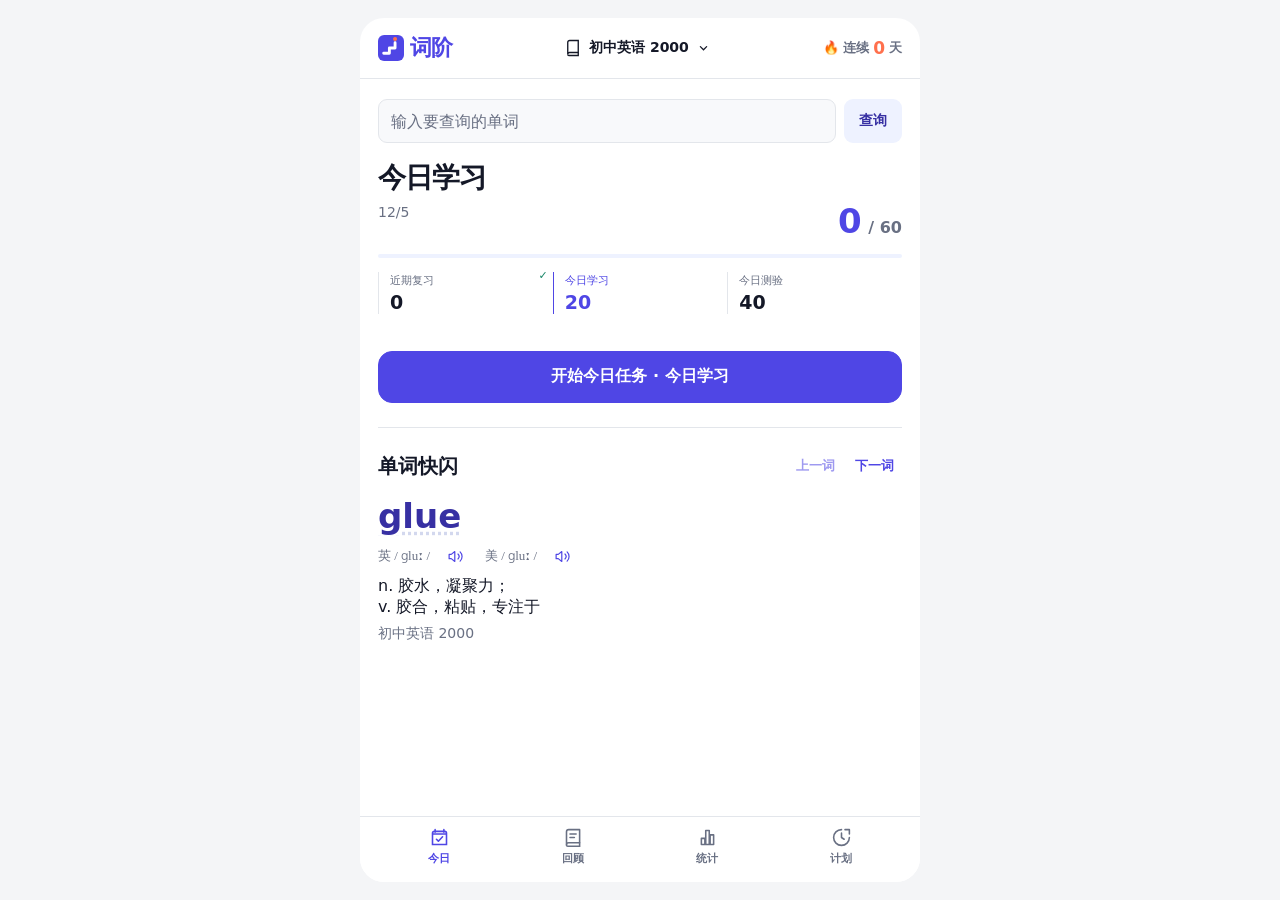
<file: index.html>
<!doctype html>
<html lang="zh-CN">
<head>
  <meta charset="utf-8">
  <meta name="viewport" content="width=device-width,initial-scale=1,viewport-fit=cover">
  <meta name="referrer" content="no-referrer">
  <meta name="theme-color" content="#f4f5f7">
  <meta name="description" content="词阶：每天复习、学习、测验，进度保存在本机。">
  <title>词阶 · 每日单词学习</title>
  <link rel="icon" type="image/svg+xml" href="favicon.svg">
  <style>
    :root {
      --bg: #f4f5f7;
      --surface: #ffffff;
      --surface-2: #f8f9fb;
      --ink: #141827;
      --muted: #697083;
      --line: #e3e6eb;
      --guide: #d3d8ee;
      --accent: #4f46e5;
      --accent-dark: #3730a3;
      --accent-soft: #eef2ff;
      --focus: rgba(79,70,229,.3);
      --coral: #ff704d;
      --coral-soft: #fff0eb;
      --green: #158466;
      --green-soft: #e7f7f1;
      --red: #d93d55;
      --red-soft: #fff0f2;
      --shadow: 0 12px 30px rgba(28, 33, 48, .08), 0 2px 8px rgba(28, 33, 48, .05);
      --page-gutter: 18px;
      --main-bottom-padding: calc(92px + env(safe-area-inset-bottom));
      --section-indent: 11px;
      --section-scroll-offset: max(12px, env(safe-area-inset-top));
      --nav-height: calc(66px + env(safe-area-inset-bottom));
      --nav-offset: 0px;
      --actions-bottom: calc(var(--nav-height) + var(--nav-offset));
      font-family: Inter, "SF Pro Text", "PingFang SC", "Microsoft YaHei", system-ui, sans-serif;
      color-scheme: light;
    }

    * { box-sizing: border-box; }
    html { background: var(--bg); }
    body {
      margin: 0;
      min-width: 320px;
      min-height: 100vh;
      min-height: 100dvh;
      background: var(--bg);
      color: var(--ink);
      -webkit-font-smoothing: antialiased;
      -webkit-tap-highlight-color: transparent;
    }

    button, input, select { font: inherit; }
    button { color: inherit; }
    button:focus-visible, input:focus-visible, select:focus-visible, summary:focus-visible {
      outline: 2px solid var(--focus);
      outline-offset: 2px;
    }

    .app {
      display: flex;
      flex-direction: column;
      width: min(100%, 560px);
      min-height: 100vh;
      min-height: 100dvh;
      margin: 0 auto;
      background: var(--surface);
      position: relative;
    }

    .header {
      display: grid;
      grid-template-columns: auto minmax(0, 1fr) auto;
      align-items: center;
      gap: 10px;
      min-height: 61px;
      padding: max(8px, env(safe-area-inset-top)) var(--page-gutter) 8px;
      border-bottom: 1px solid var(--line);
    }

    .brand {
      display: inline-flex;
      align-items: center;
      gap: 6px;
      color: var(--accent);
      font-size: 22px;
      line-height: 1;
      font-weight: 800;
      letter-spacing: -.04em;
    }
    .brand img {
      flex: 0 0 auto;
      width: 26px;
      height: 26px;
    }

    .book-switch {
      display: inline-flex;
      align-items: center;
      justify-content: center;
      gap: 7px;
      min-width: 0;
      min-height: 44px;
      padding: 0 11px;
      border: 0;
      border-radius: 12px;
      background: transparent;
      cursor: pointer;
    }
    .book-switch:hover { background: var(--surface-2); }
    .book-switch svg { flex: none; }
    .book-switch span {
      overflow: hidden;
      color: var(--ink);
      font-size: 14px;
      font-weight: 650;
      text-overflow: ellipsis;
      white-space: nowrap;
    }

    .streak {
      display: inline-flex;
      align-items: center;
      gap: 4px;
      min-width: max-content;
      color: var(--muted);
      font-size: 13px;
      font-weight: 650;
    }
    .streak b { color: var(--coral); font-size: 17px; }

    main {
      flex: 1;
      min-width: 0;
      padding: 20px var(--page-gutter) var(--main-bottom-padding);
    }

    .screen { animation: enter .18s ease-out both; }
    @keyframes enter { from { opacity: .25; transform: translateY(5px); } }

    .eyebrow {
      margin: 0 0 5px;
      color: var(--accent);
      font-size: 12px;
      font-weight: 800;
      letter-spacing: .12em;
      text-transform: uppercase;
    }
    h1, h2, h3, p { margin-top: 0; }
    h1 { margin-bottom: 6px; font-size: 28px; line-height: 1.2; letter-spacing: -.03em; }
    h2 { margin-bottom: 6px; font-size: 20px; line-height: 1.3; }
    .sub { color: var(--muted); font-size: 14px; line-height: 1.65; }

    .today-head {
      display: flex;
      align-items: flex-end;
      justify-content: space-between;
      gap: 16px;
      margin-bottom: 16px;
    }
    .today-number { display: flex; align-items: baseline; gap: 8px; }
    .today-number { font-variant-numeric: tabular-nums; }
    .today-number strong { color: var(--accent); font-size: 34px; line-height: 1; letter-spacing: -.04em; }
    .today-number span { color: var(--muted); font-size: 16px; font-weight: 650; }
    .completion { color: var(--muted); font-size: 13px; font-weight: 650; }

    .progress-track {
      height: 4px;
      margin-bottom: 14px;
      overflow: hidden;
      border-radius: 99px;
      background: var(--accent-soft);
    }
    .progress-fill {
      width: 0;
      height: 100%;
      border-radius: inherit;
      background: var(--accent);
      transition: width .3s ease-out;
    }

    .stage-rail {
      display: grid;
      grid-template-columns: repeat(3, minmax(0, 1fr));
      margin-bottom: 20px;
    }
    .stage-item {
      position: relative;
      min-width: 0;
      padding: 1px 8px 1px var(--section-indent);
      border-inline-start: 1px solid var(--line);
    }
    .stage-item.active { border-inline-start-color: var(--accent); }
    .stage-item small { display: block; margin-bottom: 3px; color: var(--muted); font-size: 11px; }
    .stage-item b { font-size: 19px; }
    .stage-item.active small, .stage-item.active b { color: var(--accent); }
    .stage-item.done::after {
      content: "✓";
      position: absolute;
      top: -3px;
      right: 5px;
      color: var(--green);
      font-size: 11px;
      font-weight: 900;
    }

    .card { min-width: 0; }
    .word-flash { margin-top: 24px; padding-top: 16px; border-top: 1px solid var(--line); }
    .word-flash-head { display: flex; flex-wrap: wrap; align-items: center; justify-content: space-between; gap: 4px 8px; margin-bottom: 4px; }
    .word-flash-head h2 { margin: 0; }
    .word-flash-controls { display: flex; gap: 4px; margin-inline-start: auto; }
    .word-flash-controls button { min-height: 44px; padding: 0 8px; border: 0; border-radius: 8px; background: transparent; color: var(--accent); font-size: 13px; font-weight: 700; cursor: pointer; }
    .word-flash-controls button:hover:not(:disabled) { background: var(--accent-soft); }
    .word-flash-track { touch-action: pan-y pinch-zoom; }
    .word-flash-entry { display: grid; align-content: center; gap: 4px; min-height: 104px; padding: 4px 0 12px; white-space: pre-line; overflow-wrap: anywhere; }
    .word-flash-word { justify-self: start; max-width: 100%; padding: 0; border: 0; background: transparent; color: var(--accent-dark); font-size: clamp(24px, 6vw, 34px); font-weight: 750; line-height: 1.2; text-align: start; text-decoration: underline dotted var(--guide); text-underline-offset: 4px; overflow-wrap: anywhere; cursor: pointer; }
    .word-flash-word:hover { text-decoration-color: var(--accent); }
    .word-flash-entry .phonetic-list { display: flex; align-items: center; gap: 8px; }
    .word-flash-entry .phonetic-line { min-width: 0; flex-wrap: nowrap; }
    .word-flash-entry .phonetic-audio { min-width: 44px; }

    .primary, .secondary, .danger, .ghost {
      display: inline-flex;
      align-items: center;
      justify-content: center;
      min-height: 52px;
      padding: 0 19px;
      border-radius: 14px;
      font-weight: 750;
      cursor: pointer;
      transition: transform .12s ease, background .12s ease, border-color .12s ease;
    }
    .primary { border: 1px solid var(--accent); background: var(--accent); color: #fff; }
    .primary:hover { background: var(--accent-dark); }
    .primary:active, .secondary:active, .danger:active, .ghost:active { transform: scale(.98); }
    .secondary { border: 1px solid var(--guide); background: var(--accent-soft); color: var(--accent-dark); }
    .secondary:hover { border-color: var(--accent); }
    .ghost { border: 1px solid var(--line); background: var(--surface); color: #454a5a; }
    .danger { border: 1px solid #f2bdc5; background: #fff; color: var(--red); }
    .block { width: 100%; }
    .start-button { margin-top: 17px; }
    button:disabled { cursor: default; opacity: .55; transform: none !important; }

    .study-card, .choice-question { scroll-margin-top: var(--section-scroll-offset); }
    .study-top {
      padding: 8px 0 10px;
    }
    .word {
      margin: 0;
      overflow-wrap: anywhere;
      font-size: clamp(39px, 11vw, 54px);
      line-height: 1.05;
      letter-spacing: -.045em;
    }
    .pronunciation-row { display: flex; align-items: center; gap: 8px; padding-inline-start: var(--section-indent); }
    .pronunciation-row:empty { display: none; }
    .pronunciation-row .audio-btn { margin-inline-start: auto; }
    .phonetic-list {
      display: grid;
      min-width: 0;
      color: var(--muted);
      font-family: ui-serif, Georgia, serif;
      font-size: 16px;
      line-height: 1.4;
    }
    .phonetic-line { display: flex; align-items: center; flex-wrap: wrap; column-gap: 3px; }
    .phonetic-text { min-width: 0; overflow-wrap: anywhere; }
    .phonetic-audio-group { display: inline-flex; align-items: center; gap: 2px; }
    .audio-control {
      position: relative;
      display: inline-flex;
      flex: none;
      align-items: center;
      justify-content: center;
      gap: 3px;
      min-width: 32px;
      min-height: 32px;
      padding: 0 4px;
      border: 0;
      border-radius: 7px;
      background: transparent;
      color: var(--accent);
      font-family: Inter, "PingFang SC", "Microsoft YaHei", system-ui, sans-serif;
      font-size: 12px;
      line-height: 1;
      cursor: pointer;
      transition: background .12s ease, color .12s ease;
    }
    .audio-control:hover, .audio-control[aria-pressed="true"] {
      background: var(--accent-soft);
      color: var(--accent-dark);
    }
    .audio-icon { flex: none; width: 17px; height: 17px; pointer-events: none; }
    .audio-icon .audio-stop,
    .audio-control[aria-pressed="true"] .audio-speaker { display: none; }
    .audio-control[aria-pressed="true"] .audio-stop { display: inline; }
    .phonetic-list.compact { font-size: 13px; line-height: 1.45; }
    .phonetic-list.compact .phonetic-audio { font-size: 11px; }

    .lookup-word {
      display: inline;
      padding: 0;
      border: 0;
      background: transparent;
      font: inherit;
      max-width: 100%;
      overflow-wrap: anywhere;
      text-align: inherit;
      cursor: pointer;
      color: var(--accent);
      text-decoration: underline;
      text-decoration-style: dotted;
      text-decoration-color: var(--guide);
      text-underline-offset: 2px;
    }
    .lookup-word:hover {
      text-decoration-style: solid;
      text-decoration-color: var(--accent);
    }

    .search-card {
      margin-bottom: 18px;
    }
    .search-input-wrapper {
      position: relative;
      display: flex;
      align-items: center;
      gap: 8px;
    }
    .lookup-heading {
      flex: 0 0 auto;
      margin: 0;
      font-size: 16px;
      letter-spacing: normal;
      white-space: nowrap;
    }
    .lookup-heading:focus { outline: none; }
    .search-input {
      flex: 1;
      min-width: 0;
      min-height: 44px;
      padding: 0 12px;
      border: 1px solid var(--line);
      border-radius: 9px;
      background: var(--surface-2);
      color: var(--ink);
      font-size: 16px;
      transition: border-color .12s ease, background .12s ease;
    }
    .search-input:focus {
      border-color: var(--accent);
      background: var(--surface);
    }
    .search-input::placeholder {
      color: var(--muted);
    }
    .search-btn {
      flex: 0 0 auto;
      min-height: 44px;
      padding: 0 14px;
      border: 1px solid transparent;
      border-radius: 9px;
      background: var(--accent-soft);
      color: var(--accent-dark);
      font-size: 14px;
      font-weight: 700;
      cursor: pointer;
      transition: background .12s ease, transform .12s ease;
    }
    .search-btn:hover {
      border-color: var(--guide);
    }
    .search-btn:active {
      transform: scale(.98);
    }
    .lookup-result-card {
      margin-top: 14px;
    }
    .lookup-not-found {
      padding: 16px 0 16px var(--section-indent);
      border-inline-start: 1px solid var(--guide);
      color: var(--muted);
    }
    .lookup-status { margin: 0; }
    .lookup-status:not(:empty) { margin-top: 8px; }
    .lookup-not-found, .lookup-note { overflow-wrap: anywhere; }

    .meaning, .review-meaning, .spelling-meaning, .option, .answer-note { white-space: pre-line; overflow-wrap: anywhere; }
    .meaning {
      margin: 0;
      padding: 0 0 12px var(--section-indent);
      font-size: 16px;
      font-weight: 650;
      line-height: 1.6;
    }
    .analysis { color: var(--ink); font-size: 14px; line-height: 1.7; overflow-wrap: anywhere; }
    .analysis-section + .analysis-section { margin-top: 10px; }
    .analysis p, .analysis ul, .analysis ol { margin: 0 0 12px; }
    .analysis > :last-child, .analysis-section > :last-child { margin-bottom: 0; }
    .analysis h1, .analysis h2, .analysis h3, .analysis h4, .analysis h5, .analysis h6 {
      margin: 16px 0 7px;
      color: var(--ink);
      font-weight: 750;
      line-height: 1.45;
    }
    .analysis h1 { font-size: 17px; }
    .analysis h2 { font-size: 16px; }
    .analysis h3 { font-size: 15px; }
    .analysis h4, .analysis h5, .analysis h6 { font-size: 14px; }
    .analysis > :first-child, .analysis-section > :first-child { margin-top: 0; }
    .analysis ul, .analysis ol { padding-left: 1.5em; }
    .analysis li + li { margin-top: 4px; }
    .analysis a { color: var(--accent-dark); text-decoration: underline; overflow-wrap: anywhere; }
    .analysis code { padding: 1px 4px; border-radius: 4px; background: var(--surface-2); font-size: .92em; }
    .analysis-label {
      display: block;
      margin-bottom: 2px;
      color: var(--accent-dark);
      font-size: 15px;
      font-weight: 750;
      line-height: 1.5;
    }
    .analysis-details summary .analysis-label { margin-bottom: 0; }
    .analysis-details summary.icon-only { justify-content: flex-end; }
    .reveal-placeholder {
      display: grid;
      min-height: 138px;
      place-items: center;
      padding: 24px;
      border-top: 1px solid var(--line);
      color: var(--muted);
      text-align: center;
    }

    details.info-section:not([open]) { border-top: 1px solid var(--line); }
    details.info-section summary {
      display: flex;
      align-items: center;
      justify-content: space-between;
      min-height: 44px;
      list-style: none;
      color: var(--ink);
      font-size: 14px;
      font-weight: 750;
      cursor: pointer;
    }
    details.info-section summary::-webkit-details-marker { display: none; }
    details.info-section summary::after {
      content: "";
      flex: none;
      width: 6px;
      height: 6px;
      margin-inline: 6px 4px;
      border: solid var(--muted);
      border-width: 0 1.5px 1.5px 0;
      transform: rotate(-45deg);
    }
    details.info-section[open] summary::after { transform: rotate(45deg); }
    .detail-body {
      margin: 0 0 12px var(--section-indent);
      padding-inline-start: 10px;
      border-inline-start: 1px solid var(--guide);
    }
    .example, .phrase-item {
      display: flex;
      align-items: flex-start;
      gap: 3px;
      margin-bottom: 10px;
    }
    .example:last-child, .phrase-item:last-child { margin-bottom: 0; }
    .bilingual-copy { min-width: 0; padding-block: 5px; overflow-wrap: anywhere; }
    .bilingual-copy p { margin: 0 0 2px; color: var(--accent); font-size: 15px; line-height: 1.55; }
    .bilingual-copy small { display: block; color: var(--muted); line-height: 1.5; }
    .word-highlight { color: var(--accent); }
    .bilingual-copy .word-highlight { color: var(--accent-dark); }
    .phrase-item p { font-weight: 650; }
    .tts-btn { align-items: flex-start; padding-top: 8px; }
    .etymology-card, .chip-list { color: var(--ink); font-size: 14px; line-height: 1.7; overflow-wrap: anywhere; }
    .etymology-card p, .chip-list p { margin: 0 0 8px; }
    .etymology-card p:last-child, .chip-list p:last-child { margin-bottom: 0; }
    .etymology-card b, .chip-list b { color: var(--accent-dark); }
    .word-family { display: flex; flex-wrap: wrap; gap: 5px 12px; margin-top: 6px; }
    .family-word { color: var(--muted); }
    .family-word b { color: var(--accent); }

    .actions {
      position: sticky;
      bottom: var(--actions-bottom);
      z-index: 10;
      display: grid;
      grid-template-columns: minmax(0, .82fr) minmax(0, 1.18fr);
      gap: 10px;
      margin-top: 14px;
      padding: 10px 0;
      background: linear-gradient(transparent, var(--surface) 30%);
    }
    .actions.single { grid-template-columns: 1fr; }
    .actions.lookup-actions {
      position: fixed;
      inset-inline: 0;
      width: calc(min(100%, 560px) - var(--page-gutter) - var(--page-gutter));
      margin: 0 auto;
    }
    #lookupView { padding-bottom: 72px; }
    .actions.learn-actions {
      grid-template-columns: repeat(4, minmax(0, 1fr));
      gap: 8px;
    }
    .learn-actions > button {
      min-width: 0;
      padding-inline: 5px;
      white-space: nowrap;
      font-size: clamp(12px, 3.8vw, 14px);
    }
    .familiar-button { border-color: #9ed8c7; background: var(--green-soft); color: #0e654e; }
    .familiar-button:hover { border-color: var(--green); background: #d9f2e9; }

    .choice-question.with-scroll-space {
      min-height: calc(100vh - var(--main-bottom-padding) - var(--section-scroll-offset) - var(--nav-offset));
      min-height: calc(100dvh - var(--main-bottom-padding) - var(--section-scroll-offset) - var(--nav-offset));
    }
    .quiz-title { margin-bottom: 16px; text-align: center; }
    .quiz-title .word { font-size: clamp(38px, 12vw, 52px); }
    .quiz-title p { margin: 8px 0 0; color: var(--muted); }
    .options { display: grid; gap: 10px; }
    .option {
      min-height: 50px;
      padding: 10px 12px;
      border: 0;
      border-block-end: 1px solid var(--line);
      background: transparent;
      color: var(--ink);
      font-size: 15px;
      font-weight: 620;
      line-height: 1.45;
      text-align: left;
      cursor: pointer;
    }
    .option:hover { background: var(--accent-soft); }
    .option.unknown-option { border: 1px dashed var(--line); border-radius: 12px; background: var(--surface-2); color: var(--muted); font-weight: 750; text-align: center; }
    .option.unknown-option:hover { border-color: #aeb2bf; background: #f0f1f4; color: #444a59; }
    .option.correct, .option.wrong { border-radius: 10px; }
    .option.correct { border-color: var(--green); background: var(--green-soft); color: #0e654e; box-shadow: inset 3px 0 var(--green); }
    .option.wrong { border-color: var(--red); background: var(--red-soft); color: #a7273b; box-shadow: inset 3px 0 var(--red); }
    .answer-note {
      margin-top: 12px;
      padding: 12px 14px;
      border-radius: 12px;
      background: var(--surface-2);
      color: #454a59;
      font-size: 13px;
      line-height: 1.6;
    }

    .summary-card { overflow: hidden; padding: 24px; text-align: center; }
    .summary-mark {
      display: grid;
      width: 68px;
      height: 68px;
      margin: 0 auto 14px;
      place-items: center;
      border-radius: 22px;
      background: var(--green-soft);
      color: var(--green);
      font-size: 33px;
      font-weight: 900;
    }
    .score-grid { display: grid; grid-template-columns: repeat(3, 1fr); gap: 8px; margin: 20px 0; }
    .score-item { padding: 9px 5px; border-inline-start: 1px solid var(--line); }
    .score-item b { display: block; margin-bottom: 3px; font-size: 21px; }
    .score-item small { color: var(--muted); }

    .daily-summary-head {
      display: flex;
      align-items: flex-end;
      justify-content: space-between;
      gap: 10px;
    }
    .daily-summary-title {
      display: flex;
      align-items: center;
      gap: 8px;
      min-width: 0;
    }
    .daily-summary-mark {
      display: grid;
      flex: none;
      width: 26px;
      height: 26px;
      place-items: center;
      border-radius: 8px;
      background: var(--green-soft);
      color: var(--green);
      font-size: 14px;
      font-weight: 900;
    }
    .daily-summary-title h1 {
      margin: 0;
      font-size: 22px;
      line-height: 1.25;
    }
    .daily-summary-btn {
      flex: none;
      min-height: 38px;
      padding: 0 11px;
      border-radius: 10px;
      font-size: 13px;
      white-space: nowrap;
    }
    .daily-summary-sub {
      margin: 6px 0 0;
      color: var(--muted);
      font-size: 13px;
      line-height: 1.5;
    }
    .daily-summary .score-grid {
      gap: 0;
      margin: 12px 0 0;
    }
    .daily-summary .score-item {
      padding: 1px 8px 1px var(--section-indent);
      text-align: start;
    }
    .daily-summary .score-item b {
      margin-bottom: 2px;
      font-size: 19px;
    }
    .daily-summary .score-item small {
      display: block;
      font-size: 11px;
    }
    .daily-summary + .word-flash {
      margin-top: 18px;
    }

    .section-head { display: flex; align-items: flex-end; justify-content: space-between; gap: 12px; margin-bottom: 16px; }
    .section-head h1 { margin: 0; }
    .stat-grid { display: grid; grid-template-columns: repeat(2, minmax(0, 1fr)); gap: 12px; margin-bottom: 20px; }
    .stat-card { padding: 5px var(--section-indent); border-inline-start: 1px solid var(--guide); }
    .stat-card b { display: block; margin-bottom: 4px; font-size: 28px; }
    .stat-card small { color: var(--muted); }
    .chart-card { padding: 19px 16px 14px; }
    .chart-card h2 { font-size: 16px; }
    .week-chart { display: grid; grid-template-columns: repeat(7, 1fr); align-items: end; gap: 8px; height: 145px; margin-top: 16px; }
    .day-bar { display: grid; grid-template-rows: 1fr auto; align-items: end; gap: 7px; height: 100%; text-align: center; }
    .bar-wrap { display: flex; align-items: end; justify-content: center; height: 100%; border-radius: 8px; background: var(--surface-2); }
    .bar { width: 100%; min-height: 4px; border-radius: 8px; background: var(--accent); transition: height .3s ease; }
    .day-bar small { color: var(--muted); font-size: 10px; }

    .calendar-card { margin-bottom: 16px; padding-top: 16px; border-top: 1px solid var(--line); }
    .calendar-head { display: flex; align-items: center; justify-content: space-between; gap: 12px; margin-bottom: 15px; }
    .calendar-head h2 { margin: 0; font-size: 17px; }
    .month-switch { display: grid; grid-template-columns: 36px minmax(96px, auto) 36px; align-items: center; gap: 4px; }
    .month-switch button {
      display: grid;
      width: 36px;
      height: 36px;
      place-items: center;
      border: 1px solid var(--line);
      border-radius: 7px;
      background: transparent;
      color: var(--accent);
      font-size: 20px;
      cursor: pointer;
    }
    .month-switch button:disabled { color: #a9adba; cursor: default; opacity: .55; }
    .month-switch b { font-size: 14px; text-align: center; }
    .calendar-weekdays, .learning-calendar { display: grid; grid-template-columns: repeat(7, minmax(0, 1fr)); gap: 5px; }
    .calendar-weekdays { margin-bottom: 6px; color: var(--muted); font-size: 11px; font-weight: 750; text-align: center; }
    .calendar-day {
      position: relative;
      display: grid;
      min-width: 0;
      min-height: 55px;
      align-content: space-between;
      justify-items: center;
      padding: 6px 2px 5px;
      border: 1px solid transparent;
      border-radius: 7px;
      background: transparent;
      color: #555b6b;
      font-size: 11px;
    }
    .calendar-day.blank { background: transparent; }
    .calendar-day.today { border-color: var(--guide); color: var(--accent-dark); }
    .calendar-day.has-learning { background: var(--accent-soft); }
    .calendar-day b { color: var(--accent); font-size: 16px; line-height: 1; }
    .calendar-day small { color: var(--muted); font-size: 10px; }

    .stats-quiz-card { padding-top: 16px; border-top: 1px solid var(--line); }
    .stats-quiz-head { display: flex; align-items: flex-start; justify-content: space-between; gap: 14px; }
    .stats-quiz-head h2 { margin-bottom: 4px; font-size: 17px; }
    .stats-quiz-head p { margin: 0; }
    .stats-quiz-card .primary { flex: 0 0 auto; }
    .quiz-source-options { display: grid; gap: 9px; margin-top: 16px; }
    .quiz-source-option {
      display: grid;
      grid-template-columns: minmax(0, 1fr) auto;
      align-items: center;
      gap: 12px;
      width: 100%;
      min-height: 68px;
      padding: 10px var(--section-indent);
      border: 0;
      border-inline-start: 1px solid var(--guide);
      background: transparent;
      color: var(--ink);
      text-align: left;
      cursor: pointer;
    }
    .quiz-source-option:hover { border-color: var(--accent); background: var(--accent-soft); }
    .quiz-source-option b { display: block; margin-bottom: 3px; font-size: 14px; }
    .quiz-source-option small { display: block; color: var(--muted); font-size: 11px; line-height: 1.45; }
    .quiz-source-option .quiz-source-action { color: var(--accent); font-size: 12px; font-weight: 800; white-space: nowrap; }
    .quiz-source-option:disabled { border-color: var(--line); background: var(--surface-2); color: #8b909e; cursor: not-allowed; opacity: .72; }
    .quiz-source-option:disabled .quiz-source-action { color: #969ba8; }
    .recent-scores { display: grid; gap: 8px; margin-top: 16px; padding-top: 15px; border-top: 1px solid var(--line); }
    .recent-scores h3 { margin: 0 0 2px; font-size: 14px; }
    .score-row { display: flex; align-items: center; justify-content: space-between; gap: 12px; padding: 8px 0 8px var(--section-indent); border-bottom: 1px solid var(--line); }
    .score-row span { color: var(--muted); font-size: 12px; }
    .score-row b { color: var(--accent-dark); font-size: 16px; }
    .standalone-quiz-head { display: flex; align-items: center; justify-content: space-between; gap: 12px; margin-bottom: 16px; }
    .standalone-quiz-head h1 { margin: 0; font-size: 23px; }
    .standalone-quiz-head .ghost { min-height: 38px; padding: 0 11px; border-radius: 10px; font-size: 12px; }
    .test-progress { margin-bottom: 22px; }
    .test-result-score { margin: 2px 0 4px; color: var(--accent); font-size: 58px; line-height: 1; letter-spacing: -.05em; }

    .review-controls {
      position: sticky;
      top: env(safe-area-inset-top);
      z-index: 8;
      margin: 0 -4px 14px;
      padding: 8px 4px 10px;
      background: var(--surface);
    }
    .review-tabs {
      display: grid;
      grid-template-columns: repeat(3, 1fr);
      gap: 4px;
      border-bottom: 1px solid var(--line);
    }
    .review-filter {
      min-height: 44px;
      border: 0;
      border-bottom: 2px solid transparent;
      background: transparent;
      color: var(--muted);
      font-size: 13px;
      font-weight: 750;
      cursor: pointer;
    }
    .review-filter.active { border-bottom-color: var(--accent); color: var(--accent); }
    .review-search {
      width: 100%;
      min-height: 46px;
      margin-top: 8px;
      padding: 0 14px;
      border: 1px solid var(--line);
      border-radius: 12px;
      background: var(--surface-2);
      color: var(--ink);
    }
    .review-search::placeholder { color: #9297a5; }
    .review-card { border-top: 1px solid var(--line); }
    .review-card > summary {
      display: grid;
      grid-template-columns: minmax(0, 1fr) minmax(54px, max-content);
      align-items: start;
      gap: 12px;
      min-height: 72px;
      padding: 12px 0;
      list-style: none;
      cursor: pointer;
    }
    .review-card > summary::-webkit-details-marker { display: none; }
    .review-card > summary > div:first-child { min-width: 0; }
    .review-word { display: grid; align-items: start; gap: 3px; min-width: 0; }
    .review-word b {
      min-width: 0;
      max-width: 100%;
      overflow-wrap: anywhere;
      font-size: 22px;
      line-height: 1.18;
      letter-spacing: -.02em;
    }
    .review-word b.is-long { font-size: 18px; line-height: 1.25; letter-spacing: -.03em; }
    .review-word b.is-very-long { font-size: 16px; line-height: 1.3; letter-spacing: -.025em; }
    .review-word .phonetic-list {
      color: var(--muted);
      font-family: ui-serif, Georgia, serif;
      font-size: 13px;
      line-height: 1.45;
    }
    .review-meaning { margin: 4px 0 0; color: #4f5564; font-size: 13px; line-height: 1.45; }
    .review-meta { display: grid; justify-items: end; gap: 7px; padding-top: 2px; color: var(--muted); font-size: 11px; text-align: right; }
    .review-action {
      min-width: 48px;
      min-height: 32px;
      padding: 0 9px;
      border-radius: 9px;
      font-size: 12px;
      font-weight: 750;
      white-space: nowrap;
      cursor: pointer;
    }
    .review-action.relearn { border: 1px solid var(--guide); background: var(--accent-soft); color: var(--accent-dark); }
    .review-action.skip { border: 1px solid var(--line); background: var(--surface-2); color: #5c6272; }
    .review-action.remember { min-width: 72px; border: 1px solid #a9dfcf; background: var(--green-soft); color: #0e654e; }
    .review-action:disabled { cursor: default; opacity: .55; }
    .review-action-group { display: grid; width: 72px; gap: 6px; }
    .review-action-group .review-action { width: 100%; }
    .review-meta > span { white-space: nowrap; }
    .review-tags { display: flex; flex-wrap: wrap; gap: 5px; margin-top: 7px; }
    .review-tag { display: inline-flex; align-items: center; min-height: 23px; padding: 0 7px; border-radius: 7px; font-size: 10px; font-weight: 800; }
    .review-tag.spelling { background: var(--red-soft); color: #ad2c42; }
    .review-tag.fuzzy { background: var(--coral-soft); color: #ae452d; }
    .review-detail { margin: 0 0 14px var(--section-indent); padding-inline-start: 10px; border-inline-start: 1px solid var(--guide); }
    .review-detail .chip-list:not(:empty) { margin: 10px 0; }
    .review-detail .analysis-details { margin-bottom: 14px; }
    .review-detail .analysis-details .detail-body { margin-inline-start: 0; padding-inline-start: 0; border-inline-start: 0; }
    .review-result-count { color: var(--muted); font-size: 12px; font-weight: 650; }

    .quiz-kind {
      display: inline-flex;
      align-items: center;
      gap: 6px;
      margin-bottom: 10px;
      padding: 6px 9px;
      border-radius: 9px;
      background: var(--coral-soft);
      color: #b3442a;
      font-size: 11px;
      font-weight: 850;
      letter-spacing: .06em;
    }
    .spelling-card { padding: 22px; text-align: center; }
    .spelling-meaning {
      margin: 5px 0 7px;
      font-size: 16px;
      line-height: 1.6;
      font-weight: 650;
    }
    .spelling-hint { color: var(--muted); font-size: 13px; }
    .spelling-meta { display: grid; justify-items: center; gap: 4px; margin-top: 8px; }
    .spelling-meta .phonetic-list { display: flex; flex-wrap: wrap; align-items: center; justify-content: center; gap: 2px 10px; }
    .spelling-meta .phonetic-line { min-width: 0; max-width: 100%; flex-wrap: nowrap; }
    .quiz-phonetic .phonetic-list { justify-items: center; }
    .quiz-phonetic { display: grid; justify-items: center; margin-top: 8px; }
    .spelling-form { margin-top: 19px; }
    .spelling-input {
      width: 100%;
      min-height: 58px;
      padding: 0 16px;
      border: 2px solid #cfd2dc;
      border-radius: 14px;
      background: #fff;
      color: var(--ink);
      font-size: 24px;
      font-weight: 720;
      letter-spacing: .04em;
      text-align: center;
      text-transform: lowercase;
    }
    .spelling-input:focus { border-color: var(--accent); outline: 2px solid var(--focus); }
    .spelling-input.correct { border-color: var(--green); background: var(--green-soft); color: #0e654e; }
    .spelling-input.wrong { border-color: var(--red); background: var(--red-soft); color: #a7273b; }
    .spelling-answer {
      margin-top: 12px;
      padding: 12px;
      border-radius: 12px;
      background: var(--surface-2);
      font-size: 14px;
      line-height: 1.55;
    }
    .spelling-answer b { color: var(--accent); font-size: 19px; letter-spacing: .03em; }

    .plan-card { margin-bottom: 14px; padding: 14px 0 0 var(--section-indent); border-top: 1px solid var(--line); }
    .plan-row { display: flex; align-items: center; justify-content: space-between; gap: 15px; }
    .plan-row + .plan-row { margin-top: 16px; padding-top: 16px; border-top: 1px solid var(--line); }
    .plan-row h3 { margin: 0 0 3px; font-size: 15px; }
    .plan-row p { margin: 0; color: var(--muted); font-size: 12px; line-height: 1.45; }
    .stepper { display: grid; grid-template-columns: 40px 46px 40px; align-items: center; overflow: hidden; border: 1px solid var(--line); border-radius: 12px; }
    .stepper button { height: 40px; border: 0; background: var(--surface-2); color: var(--accent); font-size: 20px; cursor: pointer; }
    .stepper b { text-align: center; }
    .plan-meter { margin-top: 16px; }
    .plan-meter .progress-track { margin: 8px 0 0; }
    .small-button { min-height: 42px; padding: 0 13px; border-radius: 11px; font-size: 13px; }

    .bottom-nav {
      position: fixed;
      right: 0;
      bottom: var(--nav-offset);
      left: 0;
      z-index: 30;
      display: grid;
      grid-template-columns: repeat(4, 1fr);
      width: min(100%, 560px);
      height: var(--nav-height);
      margin: 0 auto;
      padding: 7px 12px env(safe-area-inset-bottom);
      border-top: 1px solid var(--line);
      background: var(--surface);
    }
    .nav-btn {
      display: grid;
      grid-template-rows: 25px 16px;
      place-items: center;
      border: 0;
      border-radius: 12px;
      background: transparent;
      color: var(--muted);
      font-size: 11px;
      font-weight: 700;
      cursor: pointer;
    }
    .nav-btn svg { width: 21px; height: 21px; }
    .nav-btn.active { color: var(--accent); font-weight: 800; }

    dialog {
      width: min(calc(100% - 24px), 520px);
      max-height: min(82dvh, 720px);
      margin: auto auto 0;
      padding: 0;
      overflow: hidden;
      border: 0;
      border-radius: 22px 22px 0 0;
      background: #fff;
      color: var(--ink);
      box-shadow: 0 -18px 50px rgba(20,24,39,.2);
    }
    dialog::backdrop { background: rgba(20,24,39,.42); backdrop-filter: blur(2px); }
    .dialog-head { display: flex; align-items: center; justify-content: space-between; padding: 19px 20px 14px; border-bottom: 1px solid var(--line); }
    .dialog-head h2 { margin: 0; }
    .close-btn { display: grid; width: 38px; height: 38px; place-items: center; border: 0; border-radius: 50%; background: var(--surface-2); cursor: pointer; }
    .dialog-body { max-height: calc(82dvh - 145px); overflow: auto; padding: 14px 18px 22px; }
    .book-item { display: grid; width: 100%; grid-template-columns: minmax(0, 1fr) auto; align-items: center; gap: 12px; padding: 12px var(--section-indent); border: 0; border-bottom: 1px solid var(--line); background: transparent; text-align: start; cursor: pointer; }
    .book-item:hover, .book-item.active { background: var(--accent-soft); }
    .book-item h3 { margin: 0 0 3px; font-size: 15px; }
    .book-item p { margin: 0; color: var(--muted); font-size: 12px; }
    .check { color: var(--accent); font-size: 18px; font-weight: 900; }
    .dialog-actions { display: grid; grid-template-columns: 1fr 1fr; gap: 9px; padding-top: 8px; }
    .format-note { margin: 14px 0 0; color: var(--muted); font-size: 12px; line-height: 1.6; }

    .sr-only { position: absolute; width: 1px; height: 1px; padding: 0; margin: -1px; overflow: hidden; clip-path: inset(50%); white-space: nowrap; border: 0; }
    .toast {
      position: fixed;
      right: 18px;
      bottom: calc(82px + env(safe-area-inset-bottom) + var(--nav-offset));
      left: 18px;
      z-index: 50;
      max-width: 520px;
      margin: auto;
      padding: 13px 15px;
      border-radius: 12px;
      background: #202433;
      color: #fff;
      font-size: 13px;
      line-height: 1.45;
      box-shadow: var(--shadow);
      animation: toast-in .18s ease-out both;
    }
    @keyframes toast-in { from { opacity: 0; transform: translateY(8px); } }
    .loading-overlay {
      position: fixed;
      inset: 0;
      z-index: 80;
      display: grid;
      place-items: center;
      padding: 24px;
      background: rgba(244,245,247,.78);
      backdrop-filter: blur(8px);
    }
    .loading-panel {
      display: grid;
      min-width: min(270px, calc(100vw - 48px));
      justify-items: center;
      padding: 25px 22px 22px;
      border: 1px solid var(--guide);
      border-radius: 19px;
      background: #fff;
      box-shadow: var(--shadow);
      text-align: center;
    }
    .loading-spinner {
      width: 40px;
      height: 40px;
      margin-bottom: 13px;
      border: 4px solid var(--accent-soft);
      border-top-color: var(--accent);
      border-radius: 50%;
      animation: loading-spin .72s linear infinite;
    }
    .loading-panel b { margin-bottom: 5px; font-size: 16px; }
    .loading-panel span { color: var(--muted); font-size: 12px; }
    @keyframes loading-spin { to { transform: rotate(360deg); } }
    body.is-loading { overflow: hidden; }
    .hidden { display: none !important; }
    .empty { padding: 28px 16px; color: var(--muted); text-align: center; }

    @media (min-width: 620px) {
      :root { --nav-offset: 18px; }
      body { padding: 18px 0; }
      .app { min-height: calc(100dvh - 36px); border-radius: 24px; }
      .bottom-nav { border-radius: 0 0 24px 24px; }
      .bottom-nav::after {
        content: "";
        position: absolute;
        inset: 100% 0 auto;
        height: var(--nav-offset);
        background: var(--bg);
        pointer-events: none;
      }
      dialog { margin-bottom: max(18px, calc((100dvh - 760px) / 2)); border-radius: 22px; }
    }
    @media (pointer: coarse) {
      .audio-control::after {
        content: "";
        position: absolute;
        top: 50%;
        left: 50%;
        width: max(100%, 44px);
        height: 44px;
        transform: translate(-50%, -50%);
      }
      /* Keep adjacent accent rows' touch areas separate. */
      .phonetic-audio::after { height: 100%; }
      .phonetic-audio-group { gap: 6px; }
      /* Expand into the left gutter without covering quick-lookup words. */
      .tts-btn::after { inset: 0 0 auto auto; transform: none; }
      .example, .phrase-item { min-height: 44px; }
    }
    @media (max-width: 380px) {
      :root { --page-gutter: 14px; --section-indent: 9px; }
      .header { gap: 6px; }
      .search-input { padding-inline: 9px; }
      .search-btn { padding-inline: 12px; }
      .streak span { display: none; }
      .book-switch { padding: 0 5px; }
      .review-card > summary { grid-template-columns: minmax(0, 1fr) 76px; gap: 8px; }
      .stats-quiz-head { display: grid; }
      .stats-quiz-head .primary { width: 100%; }
      .calendar-day { min-height: 50px; }
    }
    @media (prefers-reduced-motion: reduce) {
      *, *::before, *::after { scroll-behavior: auto !important; animation-duration: .01ms !important; animation-iteration-count: 1 !important; transition-duration: .01ms !important; }
    }
  </style>
</head>
<body>
  <svg width="0" height="0" aria-hidden="true" style="position:absolute">
    <symbol id="icon-audio-speaker" viewBox="0 0 24 24">
      <path d="M11 5 6 9H3v6h3l5 4V5M15.5 8.5a5 5 0 0 1 0 7M18.5 5.5a9 9 0 0 1 0 13"/>
    </symbol>
    <symbol id="icon-audio-stop" viewBox="0 0 24 24">
      <path d="M9 5v14m6-14v14"/>
    </symbol>
  </svg>
  <div class="app">
    <header class="header">
      <div class="brand" aria-label="词阶"><img src="favicon.svg" alt="" aria-hidden="true">词阶</div>
      <button class="book-switch" id="bookSwitch" type="button" aria-label="切换单词书">
        <svg width="18" height="18" viewBox="0 0 24 24" fill="none" aria-hidden="true"><path d="M5 4.5A2.5 2.5 0 0 1 7.5 2H19v16H7.5A2.5 2.5 0 0 0 5 20.5v-16Z" stroke="currentColor" stroke-width="1.8"/><path d="M5 20.5A1.5 1.5 0 0 0 6.5 22H19v-4" stroke="currentColor" stroke-width="1.8"/></svg>
        <span id="bookName">载入中</span>
        <svg width="15" height="15" viewBox="0 0 24 24" fill="none" aria-hidden="true"><path d="m7 9 5 5 5-5" stroke="currentColor" stroke-width="2" stroke-linecap="round"/></svg>
      </button>
      <div class="streak" aria-label="连续学习天数"><span>🔥 连续</span><b id="streakCount">0</b><span>天</span></div>
    </header>

    <main id="main">
      <div id="studyView"></div>
      <div id="lookupView" hidden></div>
    </main>

    <nav class="bottom-nav" aria-label="主导航">
      <button class="nav-btn active" data-tab="today" type="button">
        <svg viewBox="0 0 24 24" fill="none" aria-hidden="true"><path d="M4 8h16M7 3v3m10-3v3M6 5h12a2 2 0 0 1 2 2v13H4V7a2 2 0 0 1 2-2Z" stroke="currentColor" stroke-width="1.8" stroke-linecap="round"/><path d="m8.5 14 2.2 2.2 4.8-5" stroke="currentColor" stroke-width="1.8" stroke-linecap="round" stroke-linejoin="round"/></svg>
        <span>今日</span>
      </button>
      <button class="nav-btn" data-tab="review" type="button">
        <svg viewBox="0 0 24 24" fill="none" aria-hidden="true"><path d="M4 5.5A2.5 2.5 0 0 1 6.5 3H19v15H6.5A2.5 2.5 0 0 0 4 20.5v-15Z" stroke="currentColor" stroke-width="1.8" stroke-linejoin="round"/><path d="M4 20.5A1.5 1.5 0 0 0 5.5 22H19v-4M8 8h7m-7 4h5" stroke="currentColor" stroke-width="1.8" stroke-linecap="round"/></svg>
        <span>回顾</span>
      </button>
      <button class="nav-btn" data-tab="stats" type="button">
        <svg viewBox="0 0 24 24" fill="none" aria-hidden="true"><path d="M5 20v-7h4v7H5Zm5 0V4h4v16h-4Zm5 0v-11h4v11h-4Z" stroke="currentColor" stroke-width="1.8" stroke-linejoin="round"/></svg>
        <span>统计</span>
      </button>
      <button class="nav-btn" data-tab="plan" type="button">
        <svg viewBox="0 0 24 24" fill="none" aria-hidden="true"><path d="M12 3a9 9 0 1 0 9 9" stroke="currentColor" stroke-width="1.8" stroke-linecap="round"/><path d="M12 7v5l3 2M16 3h5v5" stroke="currentColor" stroke-width="1.8" stroke-linecap="round" stroke-linejoin="round"/></svg>
        <span>计划</span>
      </button>
    </nav>
  </div>

  <dialog id="bookDialog">
    <div class="dialog-head"><h2>切换单词书</h2><button class="close-btn" type="button" aria-label="关闭" data-close-dialog>✕</button></div>
    <div class="dialog-body">
      <div id="bookList"></div>
      <div class="dialog-actions">
        <button class="secondary small-button" type="button" id="importButton">导入 JSON</button>
        <button class="ghost small-button" type="button" id="templateButton">下载格式样例</button>
      </div>
      <input class="hidden" id="fileInput" type="file" accept="application/json,.json">
      <p class="format-note">音频字段支持纯 Base64 MP3 或 <code>data:audio/mpeg;base64,...</code>。数据只保存在当前浏览器的 IndexedDB 中。</p>
    </div>
  </dialog>
  <div id="status" class="sr-only" role="status" aria-live="polite" aria-atomic="true"></div>
  <div class="toast hidden" id="toast" role="status"></div>
  <div class="loading-overlay hidden" id="loadingOverlay" role="status" aria-live="assertive" aria-hidden="true">
    <div class="loading-panel">
      <div class="loading-spinner" aria-hidden="true"></div>
      <b id="loadingTitle">正在加载词书</b>
      <span>首次加载可能需要一点时间，请稍候</span>
    </div>
  </div>

  <script>
  (() => {
    "use strict";

    const DB_NAME = "wordstep-db";
    const DB_VERSION = 2;
    const $ = (selector, root = document) => root.querySelector(selector);
    const $$ = (selector, root = document) => [...root.querySelectorAll(selector)];
    const main = $("#studyView");
    const lookupView = $("#lookupView");
    const bookDialog = $("#bookDialog");
    const state = { db: null, books: [], book: null, settings: null, session: null, tab: "today", flowOpen: false, revealed: false, quizAnswered: false, selectedAnswer: null, reviewFilter: "consolidate", reviewQuery: "", statsMonth: localDate().slice(0, 7), statsQuiz: null, studyActionPending: false, lookupWord: null, lookupReturnContext: null, ttsPlayback: null };
    let lookupRequestId = 0;
    let lookupPendingStatus = null;

    const REMOVED_BUILTIN_BOOK_IDS = ["cet6-focus", "business-core"];
    const CUSTOM_BOOK_CATALOG_KEY = "custom-book-catalog";
    const VOICE_ENDPOINT_B64 = "aHR0cHM6Ly9kaWN0LnlvdWRhby5jb20vZGljdHZvaWNlP2F1ZGlvPQ==";

    // hight_school_2000 is a historical ID; keep it stable for saved progress.
    const BUNDLED_BOOKS = [
      { order: 1, id: "middle_school", name: "初中英语 2000", description: "初中英语核心词汇，含英美音标、核心释义、详细解析、短语、双语例句、辨析与构词记忆", wordCount: 1839, version: "2026.11.27.1", url: "./middle_school_2000.json" },
      { order: 2, id: "hight_school_2000", name: "高中英语 2000", description: "高中英语、高考核心词汇，不含初中阶段的词汇。增加了AI讲解，更全面解析单词含义。", wordCount: 2239, version: "2026.11.26.2", url: "./hight_school_2000.json" },
      { order: 3, id: "cet4_1000", name: "CET4 1000", description: "大学英语四级词汇，共 999 词；四级词汇与初中、高中词汇重合度很高，本词书不包含初中、高中词汇，如需完整学习四级词汇，请先学初中、高中词汇。", wordCount: 999, version: "2026.11.27.1", url: "./cet4_1000.json" },
      { order: 4, id: "cet6_3000", name: "CET6 3000", description: "大学英语六级词汇，不包含四级的词汇，面向已具备四级英语能力的进阶学习者。", wordCount: 3166, version: "2026.11.27.1", url: "./cet6_3000.json" },
      { order: 5, id: "toefl_4000", name: "TOEFL 4000", description: "面向中高级英语学习者和准备出国留学的学生；已剔除初中、高中、CET4及CET6词书中已有的词汇，实际收录3983词。", wordCount: 3983, version: "2026.11.27.1", url: "./toefl_4000.json" },
      { order: 6, id: "gre_2000", name: "GRE 2000", description: "GRE进阶词汇；已剔除初中、高中、CET4、CET6及TOEFL词书中已有的词汇，实际收录1902词。", wordCount: 1902, version: "2026.11.27.1", url: "./gre_2000.json" },
      { order: 7, id: "kaoyan_2", name: "考研英语二", description: "按主题模块排列的考研英语二进阶高频词汇，覆盖宏观经济与市场现象、企业管理与债务、数据分析与研究方法三大主题。", wordCount: 484, version: "2026.09.23.1", url: "./kaoyan_2.json" },
      { order: 8, id: "n2607", name: "N2607", description: "AI、技术、商业与通识阅读词汇，含短语、词源与多义例句", wordCount: 748, version: "2026.11.27.1", url: "./n2607.json" },
      { order: 9, id: "n2608", name: "N2608", description: "AI、技术、商业与通识阅读进阶词汇，含短语和例句", wordCount: 1361, version: "2026.11.27.1", url: "./n2608.json" },
      { order: 10, id: "plant1000", name: "Plant 1000", description: "植物主题词汇，涵盖花卉、树木、蔬果与药用植物，含分类、形态、分布、典故、特性及例句", wordCount: 1000, version: "2026.11.27.1", url: "./plant1000.json" }
    ];

    function openDB() {
      return new Promise((resolve, reject) => {
        const request = indexedDB.open(DB_NAME, DB_VERSION);
        request.onupgradeneeded = () => {
          const db = request.result;
          if (!db.objectStoreNames.contains("books")) db.createObjectStore("books", { keyPath: "id" });
          if (!db.objectStoreNames.contains("meta")) db.createObjectStore("meta", { keyPath: "key" });
          if (!db.objectStoreNames.contains("progress")) db.createObjectStore("progress", { keyPath: "key" });
          if (!db.objectStoreNames.contains("sessions")) db.createObjectStore("sessions", { keyPath: "id" });
          if (!db.objectStoreNames.contains("activity")) db.createObjectStore("activity", { keyPath: "id" });
          if (!db.objectStoreNames.contains("quizResults")) db.createObjectStore("quizResults", { keyPath: "id" });
        };
        request.onsuccess = () => resolve(request.result);
        request.onerror = () => reject(request.error);
      });
    }

    function dbRequest(storeName, mode, action) {
      return new Promise((resolve, reject) => {
        const tx = state.db.transaction(storeName, mode);
      const store = tx.objectStore(Array.isArray(storeName) ? storeName[0] : storeName);
        let request;
      try { request = action(store, tx); } catch (error) { tx.abort(); reject(error); return; }
        let result;
        if (request) {
          request.onsuccess = () => { result = request.result; };
          request.onerror = () => reject(request.error);
        }
        tx.oncomplete = () => resolve(result);
        tx.onabort = () => reject(tx.error || new Error("保存已中止，请重试"));
        tx.onerror = () => reject(tx.error);
      });
    }
    const get = (store, key) => dbRequest(store, "readonly", s => s.get(key));
    const getAll = store => dbRequest(store, "readonly", s => s.getAll());
    const getAllKeys = store => dbRequest(store, "readonly", s => s.getAllKeys());
    const put = (store, value) => dbRequest(store, "readwrite", s => s.put(value));
    const remove = (store, key) => dbRequest(store, "readwrite", s => s.delete(key));

    function storageErrorMessage(error) {
      return error?.name === "QuotaExceededError"
        ? "本机存储空间不足，请释放空间或使用不含音频的较小词书后重试"
        : `保存失败，请重试${error?.message ? `：${error.message}` : ""}`;
    }

    function normalizeSettings(settings) {
      const next = { key: "settings", activeBookId: BUNDLED_BOOKS[0].id, createdAt: localDate(), ...(settings || {}) };
      const daily = Number(next.dailyNew);
      next.dailyNew = Number.isFinite(daily) && daily > 0 ? Math.max(1, Math.min(50, Math.floor(daily))) : 20;
      next.key = "settings";
      if (typeof next.activeBookId !== "string" || !next.activeBookId) next.activeBookId = BUNDLED_BOOKS[0].id;
      if (typeof next.createdAt !== "string" || !next.createdAt) next.createdAt = localDate();
      return next;
    }

    function localDate(offset = 0) {
      const d = new Date();
      d.setHours(12, 0, 0, 0);
      d.setDate(d.getDate() + offset);
      return `${d.getFullYear()}-${String(d.getMonth() + 1).padStart(2, "0")}-${String(d.getDate()).padStart(2, "0")}`;
    }
    function dateLabel(iso) {
      const [y, m, d] = iso.split("-").map(Number);
      return new Intl.DateTimeFormat("zh-CN", { month: "numeric", day: "numeric" }).format(new Date(y, m - 1, d));
    }
    function esc(value) {
      return String(value ?? "").replace(/[&<>'"]/g, c => ({ "&": "&amp;", "<": "&lt;", ">": "&gt;", "'": "&#39;", '"': "&quot;" })[c]);
    }
    function audioIconHTML() {
      return '<svg class="audio-icon" viewBox="0 0 24 24" fill="none" stroke="currentColor" stroke-width="1.7" stroke-linecap="round" stroke-linejoin="round" aria-hidden="true" focusable="false"><use class="audio-speaker" href="#icon-audio-speaker"/><use class="audio-stop" href="#icon-audio-stop"/></svg>';
    }

    function pronunciationButtonHTML(word, type, showAccent = false) {
      const accent = type === 1 ? "英" : "美";
      return `<button class="audio-control phonetic-audio" type="button" data-pronunciation-word="${esc(word.id)}" data-pronunciation-type="${type}" aria-label="播放 ${esc(word.word)} 的${accent}音" aria-pressed="false">${showAccent ? accent : ""}${audioIconHTML()}</button>`;
    }
    function phoneticWithAudioHTML(word, compact = false, showBothAccents = false) {
      const raw = String(word?.phonetic || "").trim();
      if (!raw && !showBothAccents) return "";
      const prepared = raw.replace(/[ \t]+(?=(?:英|美)(?:音|式)?\s*[\/\[])/g, "\n");
      const lines = prepared.split(/\r?\n/).map(line => line.trim()).filter(Boolean);
      const missingAccents = new Set(showBothAccents ? [1, 2] : []);
      const body = lines.map(line => {
        const isBritish = /^(?:英|英音|英式|UK|British)(?:\s|\/|\[|:|：|$)/i.test(line);
        const isAmerican = /^(?:美|美音|美式|US|American)(?:\s|\/|\[|:|：|$)/i.test(line);
        if (!isAmerican) missingAccents.delete(1);
        if (!isBritish) missingAccents.delete(2);
        const buttons = isBritish
          ? pronunciationButtonHTML(word, 1)
          : isAmerican
            ? pronunciationButtonHTML(word, 2)
            : `<span class="phonetic-audio-group">${pronunciationButtonHTML(word, 1, true)}${pronunciationButtonHTML(word, 2, true)}</span>`;
        return `<div class="phonetic-line"><span class="phonetic-text">${esc(line)}</span>${buttons}</div>`;
      }).join("");
      const extraButtons = [...missingAccents].map(type => pronunciationButtonHTML(word, type, true)).join("");
      return `<div class="phonetic-list ${compact ? "compact" : ""}">${body}${extraButtons ? `<div class="phonetic-line">${extraButtons}</div>` : ""}</div>`;
    }
    function hasRecordedAudio(word) {
      return Boolean(String(word?.audioBase64 || word?.audio || "").trim());
    }
    function consolidationTypes(progress) {
      if (!progress) return [];
      if (Object.prototype.hasOwnProperty.call(progress, "consolidation")) {
        const flags = progress.consolidation && typeof progress.consolidation === "object" ? progress.consolidation : {};
        return ["spelling", "fuzzy"].filter(type => Boolean(flags[type]));
      }
      const types = [];
      if ((progress.spellingWrong || 0) > 0) types.push("spelling");
      if ((progress.wrong || 0) > (progress.spellingWrong || 0)) types.push("fuzzy");
      return types;
    }
    function markForConsolidation(progress, type) {
      const flags = {};
      consolidationTypes(progress).forEach(existingType => { flags[existingType] = Date.now(); });
      flags[type] = Date.now();
      progress.consolidation = flags;
    }
    function consolidationTime(progress) {
      const flags = progress?.consolidation;
      if (!flags || typeof flags !== "object") return progress?.lastTestAt || progress?.lastSeenAt || 0;
      return Math.max(0, ...Object.values(flags).map(Number).filter(Number.isFinite));
    }
    function shuffle(items) {
      const a = [...items];
      for (let i = a.length - 1; i > 0; i--) { const j = Math.floor(Math.random() * (i + 1)); [a[i], a[j]] = [a[j], a[i]]; }
      return a;
    }
    function announce(message) {
      const status = $("#status");
      status.textContent = message;
    }

    function toast(message) {
      const el = $("#toast");
      el.textContent = message;
      el.classList.remove("hidden");
      clearTimeout(toast.timer);
      toast.timer = setTimeout(() => el.classList.add("hidden"), 2600);
    }

    function setLoading(active, title = "正在加载词书") {
      const overlay = $("#loadingOverlay");
      $("#loadingTitle").textContent = title;
      overlay.classList.toggle("hidden", !active);
      overlay.setAttribute("aria-hidden", String(!active));
      document.body.classList.toggle("is-loading", active);
    }

    function waitForPaint() {
      return new Promise(resolve => requestAnimationFrame(() => requestAnimationFrame(resolve)));
    }

    function withBundledMetadata(book, source) {
      return { ...book, words: normalizeWords(book.words), id: source.id, name: source.name, description: source.description, wordCount: book.words.length, order: source.order, version: source.version, builtin: true };
    }

    function lookupKey(value) {
      return String(value ?? "").trim().toLowerCase().replace(/’/g, "'");
    }

    function bookHeadwords(words) {
      return [...new Set(words.map(word => lookupKey(word?.word)).filter(Boolean))].sort();
    }

    function lookupIndexKey(bookId) {
      return `lookup-headwords:${bookId}`;
    }

    function saveBookWithLookupIndex(book) {
      const index = { key: lookupIndexKey(book.id), headwords: bookHeadwords(book.words) };
      return dbRequest(["books", "meta"], "readwrite", (store, tx) => {
        tx.objectStore("meta").put(index);
        return store.put(book);
      });
    }

    async function cachedLookupHeadwords(bookId) {
      const key = lookupIndexKey(bookId);
      const index = await get("meta", key);
      if (Array.isArray(index?.headwords)) return index.headwords;

      // Build a legacy cache's index once. Recheck inside the transaction in case
      // a book was imported or refreshed in another tab since the initial read.
      let headwords;
      try {
        await dbRequest(["books", "meta"], "readwrite", (books, tx) => {
          const meta = tx.objectStore("meta");
          const existing = meta.get(key);
          existing.onsuccess = () => {
            if (Array.isArray(existing.result?.headwords)) {
              headwords = existing.result.headwords;
              return;
            }
            const book = books.get(bookId);
            book.onsuccess = () => {
              if (!Array.isArray(book.result?.words) || !book.result.words.length) return;
              headwords = bookHeadwords(book.result.words);
              meta.put({ key, headwords });
            };
          };
        });
      } catch (error) {
        if (!headwords) throw error;
        console.warn("无法保存查词索引", error);
      }
      if (!headwords) throw new Error("无法读取词书索引");
      return headwords;
    }

    async function loadBundledBook(source) {
      const existing = await get("books", source.id);
      if (existing?.version === source.version && Array.isArray(existing.words) && existing.words.length) {
        return withBundledMetadata(existing, source);
      }
      try {
        const response = await fetch(source.url, { cache: "no-cache" });
        if (!response.ok) throw new Error(`HTTP ${response.status}`);
        const book = withBundledMetadata(await response.json(), source);
        await saveBookWithLookupIndex(book);
        return book;
      } catch (error) {
        if (Array.isArray(existing?.words) && existing.words.length) {
          console.warn(`无法更新内置词书 ${source.id}，使用本地缓存`, error);
          return withBundledMetadata(existing, source);
        }
        throw error;
      }
    }

    async function loadBookById(id) {
      const source = BUNDLED_BOOKS.find(book => book.id === id);
      if (source) return loadBundledBook(source);
      const book = await get("books", id);
      if (!book?.words?.length) throw new Error("词书不存在或内容为空");
      return { ...book, words: normalizeWords(book.words), wordCount: book.words.length };
    }

    function customBookMetadata(book) {
      return {
        id: book.id,
        name: book.name,
        description: book.description || "自定义 JSON 词书",
        wordCount: book.words?.length || book.wordCount || 0,
        importedAt: book.importedAt || 0,
        builtin: false
      };
    }

    async function getCustomBookCatalog(cachedIds) {
      let catalog = await get("meta", CUSTOM_BOOK_CATALOG_KEY);
      if (!catalog) {
        const bundledIds = new Set(BUNDLED_BOOKS.map(book => book.id));
        const ids = cachedIds ?? await getAllKeys("books");
        const books = (await Promise.all(ids.filter(id => !bundledIds.has(id)).map(id => get("books", id))))
          .filter(book => book && !book.builtin)
          .map(customBookMetadata);
        catalog = { key: CUSTOM_BOOK_CATALOG_KEY, books };
        await put("meta", catalog);
      }
      return Array.isArray(catalog.books) ? catalog.books : [];
    }

    async function saveCustomBookMetadata(book) {
      if (BUNDLED_BOOKS.some(source => source.id === book.id)) return;
      const books = await getCustomBookCatalog();
      const next = books.filter(item => item.id !== book.id);
      next.push(customBookMetadata(book));
      await put("meta", { key: CUSTOM_BOOK_CATALOG_KEY, books: next });
    }

    async function getBookCatalog(cachedIds) {
      const importedBooks = (await getCustomBookCatalog(cachedIds))
        .sort((a, b) => (a.importedAt || 0) - (b.importedAt || 0))
        .map((book, index) => ({
          order: 1000 + index,
          ...book
        }));
      return [...BUNDLED_BOOKS, ...importedBooks].sort((a, b) => a.order - b.order);
    }

    async function init() {
      try {
        state.db = await openDB();
        for (const id of REMOVED_BUILTIN_BOOK_IDS) {
          await dbRequest(["books", "meta"], "readwrite", (books, tx) => {
            tx.objectStore("meta").delete(lookupIndexKey(id));
            return books.delete(id);
          });
        }
        state.settings = normalizeSettings(await get("meta", "settings"));
        try {
          state.book = await loadBookById(state.settings.activeBookId);
        } catch (error) {
          console.warn(`无法载入当前词书 ${state.settings.activeBookId}，改用默认词书`, error);
          state.book = await loadBookById(BUNDLED_BOOKS[0].id);
        }
        state.books = BUNDLED_BOOKS.map(book => ({ ...book }));
        state.settings.activeBookId = state.book.id;
        await put("meta", state.settings);
        state.session = await getSession();
        bindStaticEvents();
        await refreshHeader();
        render();
      } catch (error) {
        console.error(error);
        setStudyView(`<section class="screen"><div class="card empty"><h2>无法启动本地数据库</h2><p>请确认浏览器允许 IndexedDB，或换用非隐私浏览模式。</p></div></section>`);
      }
    }

    function bindStaticEvents() {
      $("#bookSwitch").addEventListener("click", openBooks);
      $("[data-close-dialog]").addEventListener("click", () => bookDialog.close());
      $("#importButton").addEventListener("click", () => $("#fileInput").click());
      $("#fileInput").addEventListener("change", importBook);
      $("#templateButton").addEventListener("click", downloadTemplate);
      const appMain = $("#main");
      appMain.addEventListener("submit", event => {
        const form = event.target;
        if (!form.matches("[data-lookup-form]")) return;
        event.preventDefault();
        const input = form.elements.namedItem("query");
        return performLookup(input.value, input, $("[role=status]", form));
      });
      appMain.addEventListener("click", event => {
        const lookupButton = event.target.closest?.("[data-lookup-word]");
        if (lookupButton) return openLookupFromContext(lookupButton.dataset.lookupWord, lookupButton);
        const ttsButton = event.target.closest?.("[data-tts-text]");
        if (ttsButton) return playTTS(ttsButton.dataset.ttsText, ttsButton);
        const button = event.target.closest?.("[data-pronunciation-type]");
        if (!button) return;
        event.preventDefault();
        event.stopPropagation();
        const word = lookupView.contains(button)
          ? state.lookupWord?.word
          : state.book.words.find(item => item.id === button.dataset.pronunciationWord);
        if (word) return playRemotePronunciation(word, Number(button.dataset.pronunciationType), button);
      });
      appMain.addEventListener("toggle", event => {
        const card = event.target;
        if (card.matches("details") && !card.open && card.contains(state.ttsPlayback?.button ?? null)) stopTTS();
      }, true);
      $$(".nav-btn").forEach(btn => btn.addEventListener("click", () => navigateToTab(btn.dataset.tab)));
    }

    function recentReviewPlan(allProgress) {
      const availableWordIds = new Set(state.book.words.map(word => word.id));
      const eligible = allProgress.filter(progress => progress.learnedDate
        && progress.learnedDate < localDate()
        && !progress.relearnQueuedAt
        && !progress.skippedAt
        && availableWordIds.has(progress.wordId));
      const sourceDate = eligible.reduce((latest, progress) => progress.learnedDate > latest ? progress.learnedDate : latest, "");
      return {
        sourceDate: sourceDate || null,
        reviewIds: sourceDate ? eligible.filter(progress => progress.learnedDate === sourceDate).map(progress => progress.wordId) : []
      };
    }

    function normalizeSession(session) {
      const s = session;
      if (!Array.isArray(s.newIds)) {
        const familiar = new Set(Array.isArray(s.familiarIds) ? s.familiarIds : []);
        const removed = new Set(Array.isArray(s.removedIds) ? s.removedIds : []);
        s.newIds = [...new Set([s.learnQueue, s.quizQueue, s.learnDone].filter(Array.isArray).flat())]
          .filter(id => typeof id === "string" && !familiar.has(id) && !removed.has(id));
      }
      const array = key => { s[key] = Array.isArray(s[key]) ? s[key].filter(id => typeof id === "string" && id) : []; };
      const missingLearnQueue = !Array.isArray(s.learnQueue);
      const missingQuizQueue = !Array.isArray(s.quizQueue);
      for (const key of ["reviewIds", "reviewDone", "newIds", "learnDone", "familiarIds", "removedIds"]) array(key);
      if (!Array.isArray(s.freshIds)) s.freshIds = [...s.newIds];
      array("freshIds");
      if (!Array.isArray(s.plannedNewIds)) s.plannedNewIds = [...new Set([...s.newIds, ...s.learnDone, ...s.familiarIds])];
      if (!Array.isArray(s.plannedReviewIds)) s.plannedReviewIds = [...new Set([...s.reviewIds, ...s.reviewDone])];
      array("plannedNewIds"); array("plannedReviewIds");
      s.quizAnswers = Array.isArray(s.quizAnswers) ? s.quizAnswers.filter(a => a && typeof a.wordId === "string").map(a => ({ ...a, type: a.type === "spelling" ? "spelling" : "choice" })) : [];
      for (const key of ["repeats", "quizOptions", "quizRetries", "spellingRetries"]) {
        if (!s[key] || typeof s[key] !== "object" || Array.isArray(s[key])) s[key] = {};
      }
      for (const key of ["reviewIndex", "learnIndex", "quizIndex", "reviewKnown", "quizCorrect", "quizWrong", "spellingCorrect", "spellingWrong"]) {
        s[key] = Number.isFinite(s[key]) ? Math.max(0, Math.floor(s[key])) : 0;
      }
      s.completed = s.completed === true || s.stage === "complete";
      if (s.completed) s.stage = "complete";
      else if (!["review", "learn", "quiz"].includes(s.stage)) s.stage = s.reviewIds.length > s.reviewIndex ? "review" : "learn";
      if (!s.completed) s.quizVersion = 2;
      s.quizMode = s.quizMode === "spelling" ? "spelling" : "choice";
      if (missingLearnQueue) s.learnQueue = [...s.newIds];
      if (missingQuizQueue) s.quizQueue = s.stage === "quiz" ? [...s.newIds] : [];
      array("learnQueue"); array("quizQueue");
      if (!s.completed) {
        const available = new Set(state.book.words.map(word => word.id));
        s.removedIds = [...new Set([...s.removedIds, ...s.plannedNewIds.filter(id => !available.has(id)), ...s.plannedReviewIds.filter(id => !available.has(id))])];
        for (const [queue, index] of [["reviewIds", "reviewIndex"], ["learnQueue", "learnIndex"], ["quizQueue", "quizIndex"]]) {
          const old = s[queue];
          const cursor = Math.min(s[index], old.length);
          s[index] = old.slice(0, cursor).filter(id => available.has(id)).length;
          s[queue] = old.filter(id => available.has(id));
        }
        s.newIds = s.newIds.filter(id => available.has(id));
      }
      return s;
    }

    async function upgradeSession(session) {
      const previous = JSON.stringify(session);
      normalizeSession(session);
      if (!Object.prototype.hasOwnProperty.call(session, "reviewSourceDate")) {
        if (session.reviewIds.length) session.reviewSourceDate = localDate(-1);
        else {
          const untouched = !session.completed && session.reviewIndex === 0 && !session.reviewDone.length
            && session.learnIndex === 0 && session.quizIndex === 0 && !session.quizAnswers.length;
          const allProgress = untouched ? (await getAll("progress")).filter(p => p.bookId === state.book.id) : [];
          const plan = recentReviewPlan(allProgress);
          session.reviewSourceDate = plan.sourceDate;
          if (untouched && plan.reviewIds.length) {
            session.reviewIds = plan.reviewIds;
            session.plannedReviewIds = [...plan.reviewIds];
            session.stage = "review";
          }
        }
      }
      if (previous !== JSON.stringify(session)) await put("sessions", session);
      return session;
    }

    async function getSession() {
      const id = `${state.book.id}:${localDate()}`;
      let session = await get("sessions", id);
      if (session) return upgradeSession(session);
      const allProgress = (await getAll("progress")).filter(p => p.bookId === state.book.id);
      const progressByWord = new Map(allProgress.map(p => [p.wordId, p]));
      const reviewPlan = recentReviewPlan(allProgress);
      const reviewIds = reviewPlan.reviewIds;
      const pendingWords = state.book.words.filter(word => {
        const progress = progressByWord.get(word.id);
        return !progress?.skippedAt && (!progress?.learnedDate || progress.relearnQueuedAt);
      });
      pendingWords.sort((a, b) => {
        const aQueued = progressByWord.get(a.id)?.relearnQueuedAt || 0;
        const bQueued = progressByWord.get(b.id)?.relearnQueuedAt || 0;
        if (Boolean(aQueued) !== Boolean(bQueued)) return aQueued ? 1 : -1;
        return aQueued && bQueued ? aQueued - bQueued : 0;
      });
      const newIds = pendingWords.slice(0, state.settings.dailyNew).map(w => w.id);
      const freshIds = newIds.filter(wordId => !progressByWord.get(wordId)?.learnedDate);
      session = {
        id, bookId: state.book.id, date: localDate(), reviewSourceDate: reviewPlan.sourceDate, reviewIds, newIds,
        stage: reviewIds.length ? "review" : newIds.length ? "learn" : "complete",
        plannedNewIds: [...newIds], plannedReviewIds: [...reviewIds], removedIds: [],
        reviewIndex: 0, reviewDone: [], reviewKnown: 0,
        learnQueue: [...newIds], learnIndex: 0, learnDone: [], freshIds, familiarIds: [], repeats: {},
        quizVersion: 2, quizMode: "choice", quizQueue: [], quizIndex: 0, quizCorrect: 0, quizWrong: 0, quizAnswers: [], quizOptions: {}, quizRetries: {}, spellingRetries: {}, spellingCorrect: 0, spellingWrong: 0,
        completed: !reviewIds.length && !newIds.length, createdAt: Date.now()
      };
      await put("sessions", session);
      if (session.completed) await saveActivity(session);
      return session;
    }

    function currentWord() {
      if (!state.session) return null;
      let id;
      if (state.session.stage === "review") id = state.session.reviewIds[state.session.reviewIndex];
      if (state.session.stage === "learn") id = state.session.learnQueue[state.session.learnIndex];
      if (state.session.stage === "quiz") id = state.session.quizQueue[state.session.quizIndex];
      return state.book.words.find(w => w.id === id) || null;
    }

    function sessionCounts() {
      const s = state.session;
      const plannedNew = new Set(s.plannedNewIds || s.newIds);
      const plannedReview = new Set(s.plannedReviewIds || s.reviewIds);
      const removed = new Set(s.removedIds || []);
      const familiar = new Set(s.familiarIds || []);
      const learned = new Set(s.learnDone);
      const reviewed = new Set(s.reviewDone);
      const rounds = s.quizVersion === 2 ? ["choice", "spelling"] : ["choice"];
      const answers = new Set(s.quizAnswers.map(a => `${a.type || "choice"}:${a.wordId}`));
      const total = plannedReview.size + plannedNew.size * (1 + rounds.length);
      let done = [...plannedReview].filter(id => reviewed.has(id) || removed.has(id)).length;
      for (const id of plannedNew) {
        if (removed.has(id)) { done += 1 + rounds.length; continue; }
        if (learned.has(id) || familiar.has(id)) done++;
        for (const type of rounds) if (familiar.has(id) || answers.has(`${type}:${id}`)) done++;
      }
      const percent = s.completed ? 100 : total ? Math.min(99, Math.round(done / total * 100)) : 0;
      return { review: s.reviewIds.length, learn: [...plannedNew].filter(id => !removed.has(id)).length,
        quiz: s.newIds.length * rounds.length, total, done: Math.min(total, done), percent,
        exempt: [...plannedNew].filter(id => familiar.has(id) || removed.has(id)).length };
    }

    async function refreshHeader() {
      $("#bookName").textContent = state.book.name;
      $("#streakCount").textContent = String(await getStreak());
    }

    async function getStreak() {
      const rows = (await getAll("activity")).filter(a => a.bookId === state.book.id && a.completed);
      const dates = new Set(rows.map(a => a.date));
      let offset = dates.has(localDate()) ? 0 : -1;
      let count = 0;
      while (dates.has(localDate(offset))) { count++; offset--; }
      return count;
    }

    function railHTML() {
      const s = state.session;
      const c = sessionCounts();
      const stages = [
        { id: "review", label: reviewStageLabel(), count: c.review },
        { id: "learn", label: "今日学习", count: c.learn },
        { id: "quiz", label: "今日测验", count: c.quiz }
      ];
      const order = { review: 0, learn: 1, quiz: 2, complete: 3 };
      return `${c.exempt ? `<p class="sub">计划进度含 ${c.exempt} 个免测或已移除的词；错题加练另计。</p>` : ""}<div class="stage-rail">${stages.map((x, i) => `<div class="stage-item ${s.stage === x.id ? "active" : ""} ${order[s.stage] > i ? "done" : ""}"><small>${x.label}</small><b>${x.count}</b></div>`).join("")}</div>`;
    }

    function navigateToTab(tab) {
      clearLookup();
      stopScreenPlayback();
      state.tab = tab;
      state.flowOpen = false;
      state.revealed = false;
      $$(".nav-btn").forEach(button => button.classList.toggle("active", button.dataset.tab === tab));
      window.scrollTo({ top: 0, behavior: "auto" });
      return render();
    }

    function setStudyView(html) {
      clearLookup();
      stopScreenPlayback();
      main.innerHTML = html;
    }

    function render() {
      if (state.tab === "review") return renderReview();
      if (state.tab === "stats") return renderStats();
      if (state.tab === "plan") return renderPlan();
      if (state.flowOpen && !state.session.completed) return renderFlow();
      return renderToday();
    }

    function renderToday() {
      const c = sessionCounts();
      if (state.session.completed) return renderSummary();
      const action = c.done ? "继续今日任务" : "开始今日任务";
      setStudyView(`<section class="screen">
        ${lookupFormHTML()}
        <div class="today-head"><div><h1>今日学习</h1><p class="sub">${dateLabel(localDate())}</p></div><div class="today-number"><strong>${c.done}</strong><span>/ ${c.total}</span></div></div>
        <div class="progress-track" aria-label="今日进度"><div class="progress-fill" style="width:${c.percent}%"></div></div>
        ${railHTML()}
        <button class="primary block start-button" type="button" id="startFlow">${action} · ${stageLabel(state.session.stage)}</button>
        ${wordFlashHTML()}
      </section>`);
      $("#startFlow").addEventListener("click", () => { state.flowOpen = true; state.revealed = false; render(); });
      bindWordFlash();
    }

    function wordFlashHTML() {
      return `<section class="word-flash" aria-labelledby="wordFlashHeading">
        <div class="word-flash-head">
          <h2 id="wordFlashHeading">单词快闪</h2>
          <div class="word-flash-controls">
            <button type="button" id="previousFlashWord" disabled>上一词</button>
            <button type="button" id="nextFlashWord" disabled>下一词</button>
          </div>
        </div>
        <div class="word-flash-track" id="wordFlashTrack">
          <div class="word-flash-entry" id="wordFlashEntry" role="status" aria-atomic="true"><span class="sub">正在抽词…</span></div>
        </div>
      </section>`;
    }

    async function wordFlashPools(book) {
      const [progress, keys] = await Promise.all([getAll("progress"), getAllKeys("books")]);
      const progressByWord = new Map(progress.filter(item => item.bookId === book.id).map(item => [item.wordId, item]));
      const outside = [], unlearned = [], learned = [], consolidate = [];
      for (const word of book.words) {
        const item = progressByWord.get(word.id);
        if (item?.skippedAt) continue;
        const pool = consolidationTypes(item).length ? consolidate : item?.learnedDate && !item.relearnQueuedAt ? learned : unlearned;
        pool.push({ word, bookName: book.name });
      }
      const localTerms = new Set(bookHeadwords(book.words));
      const otherKeys = keys.filter(id => id !== book.id && !REMOVED_BUILTIN_BOOK_IDS.includes(id));
      const catalog = otherKeys.length ? await getBookCatalog(keys) : [];
      const otherBooks = catalog.filter(item => otherKeys.includes(item.id));
      const indexes = await Promise.allSettled(otherBooks.map(item => cachedLookupHeadwords(item.id)));
      indexes.forEach((index, i) => {
        if (index.status !== "fulfilled") return;
        const { id: bookId, name: bookName } = otherBooks[i];
        for (const term of index.value) {
          if (localTerms.has(term)) continue;
          localTerms.add(term);
          outside.push({ term, bookId, bookName });
        }
      });
      return [{ items: outside, weight: 30 }, { items: unlearned, weight: 20 },
        { items: learned, weight: 30 }, { items: consolidate, weight: 20 }].filter(pool => pool.items.length);
    }

    function pickFlashWord(pools, previous = null) {
      let roll = Math.random() * pools.reduce((sum, pool) => sum + pool.weight, 0);
      for (const { items, weight } of pools) {
        if (roll < weight) {
          const skip = items.length > 1 ? items.indexOf(previous) : -1;
          const index = Math.floor(Math.random() * (items.length - Number(skip >= 0)));
          return items[skip >= 0 && index >= skip ? index + 1 : index];
        }
        roll -= weight;
      }
      return null;
    }

    function bindWordFlash() {
      const track = $("#wordFlashTrack");
      const entry = $("#wordFlashEntry");
      const prevButton = $("#previousFlashWord");
      const nextButton = $("#nextFlashWord");
      const book = state.book;
      const history = [];
      let position = -1, pools, pending = false, gesture, ignoreSwipeClick = false;
      const isCurrent = () => track.isConnected && state.book === book && state.tab === "today" && !state.lookupWord;
      const show = () => {
        const { word, bookName } = history[position];
        stopScreenPlayback();
        entry.innerHTML = `<button class="word-flash-word" type="button" lang="en" aria-label="查询 ${esc(word.word)}">${esc(word.word)}</button>
          ${phoneticWithAudioHTML(word, true, true)}
          ${word.meaning ? `<span>${esc(word.meaning)}</span>` : ""}
          <span class="sub">${esc(bookName)}</span>`;
      };
      const move = async direction => {
        if (!isCurrent() || pending || position + direction < 0) return;
        if (position + direction < history.length) {
          position += direction;
          show();
          prevButton.disabled = position === 0;
          return;
        }
        pending = true;
        try {
          pools ??= await wordFlashPools(book);
          if (!isCurrent()) return;
          const pick = pickFlashWord(pools, history[position]?.pick);
          if (!pick) {
            entry.textContent = "暂无可抽取的单词";
            return;
          }
          const word = pick.word ?? await loadLookupWord(pick.bookId, pick.term).catch(() => ({ word: pick.term }));
          if (!isCurrent()) return;
          history.push({ pick, word, bookName: pick.bookName });
          position += 1;
          show();
        } catch (error) {
          console.warn("无法读取单词快闪", error);
          if (isCurrent()) entry.textContent = "暂时无法抽词，请重试";
        } finally {
          pending = false;
          if (isCurrent()) {
            prevButton.disabled = position <= 0;
            nextButton.disabled = pools?.length === 0;
          }
        }
      };
      prevButton.addEventListener("click", () => move(-1));
      nextButton.addEventListener("click", () => move(1));
      entry.addEventListener("click", event => {
        const current = history[position];
        if (!isCurrent() || !current) return;
        const audioButton = event.target.closest("[data-pronunciation-type]");
        if (audioButton) {
          event.stopPropagation();
          return playRemotePronunciation(current.word, Number(audioButton.dataset.pronunciationType), audioButton);
        }
        const wordButton = event.target.closest(".word-flash-word");
        if (!wordButton) return;
        const { word, pick, bookName } = current;
        const match = word.id != null ? { word, bookId: pick.bookId ?? book.id, bookName } : null;
        return performLookup(word.word, wordButton, null, match);
      });
      track.addEventListener("click", event => {
        if (!ignoreSwipeClick || !event.detail) return;
        event.stopPropagation();
        ignoreSwipeClick = false;
      }, true);
      track.addEventListener("pointerdown", event => {
        ignoreSwipeClick = false;
        if (event.pointerType !== "touch" || !event.isPrimary) return;
        gesture = { id: event.pointerId, x: event.clientX, y: event.clientY };
        if (!event.target.closest("button")) track.setPointerCapture(event.pointerId);
      });
      track.addEventListener("pointerup", event => {
        if (gesture?.id !== event.pointerId) return;
        const dx = event.clientX - gesture.x, dy = event.clientY - gesture.y;
        gesture = null;
        if (Math.abs(dx) < 36 || Math.abs(dx) <= Math.abs(dy) * 1.25) return;
        ignoreSwipeClick = true;
        return move(dx < 0 ? 1 : -1);
      });
      track.addEventListener("lostpointercapture", event => {
        if (gesture?.id === event.pointerId) gesture = null;
      });
      return move(1);
    }

    function reviewStageLabel() {
      const sourceDate = state.session?.reviewSourceDate;
      if (sourceDate === localDate(-1)) return "昨日复习";
      return sourceDate ? `${dateLabel(sourceDate)} 复习` : "近期复习";
    }

    function stageLabel(stage) {
      if (stage === "review") return reviewStageLabel();
      return ({ learn: "今日学习", quiz: "今日测验", complete: "已完成" })[stage] || "继续";
    }

    async function runLearnAction(action) {
      if (state.studyActionPending) return;
      state.studyActionPending = true;
      $$(".learn-actions button").forEach(button => { button.disabled = true; });
      try {
        await action();
      } catch (error) {
        console.error("学习操作失败", error);
        toast(storageErrorMessage(error));
        if (state.session.stage === "learn") renderFlow();
      } finally {
        state.studyActionPending = false;
      }
    }

    function renderFlow() {
      if (state.session.stage === "quiz") return renderQuiz();
      const word = currentWord();
      if (!word) { advanceStage(); return; }
      const isReview = state.session.stage === "review";
      const current = isReview ? state.session.reviewIndex + 1 : state.session.learnIndex + 1;
      const total = isReview ? state.session.reviewIds.length : state.session.learnQueue.length;
      const c = sessionCounts();
      const showDetail = !isReview || state.revealed;
      setStudyView(`<section class="screen">
        <div class="today-head"><div><p class="eyebrow">${isReview ? "REVIEW" : "LEARN"}</p><h2>${stageLabel(state.session.stage)} <span class="sub">${current} / ${total}</span></h2></div><div class="completion">今日 ${c.percent}%</div></div>
        <div class="progress-track"><div class="progress-fill" style="width:${c.percent}%"></div></div>
        ${railHTML()}
        <article class="card study-card">
          <div class="study-top"><h1 class="word">${esc(word.word)}</h1><div class="pronunciation-row">${phoneticWithAudioHTML(word)}${hasRecordedAudio(word) ? `<button class="audio-control audio-btn" type="button" id="audioButton" aria-label="播放 ${esc(word.word)} 的录制发音" aria-pressed="false">${audioIconHTML()}</button>` : ""}</div></div>
          ${showDetail ? wordDetailHTML(word, true) : `<div class="reveal-placeholder"><div><b>先回忆这个词的含义</b><p class="sub">想好后再显示答案</p></div></div>`}
        </article>
        ${isReview
          ? (!state.revealed
            ? `<div class="actions single"><button class="primary block" type="button" id="revealButton">显示答案</button></div>`
            : `<div class="actions"><button class="secondary" type="button" id="againButton">还不熟</button><button class="primary" type="button" id="knowButton">认识</button></div>`)
          : `<div class="actions learn-actions"><button class="secondary" type="button" id="reviewAgainButton" aria-label="需重温，将当前单词放到今日学习队列末尾">需重温</button><button class="secondary familiar-button" type="button" id="familiarButton" aria-label="很熟悉，标记已学并从今日学习和测验中移除">很熟悉</button><button class="ghost" type="button" id="previousWordButton" ${state.session.learnIndex <= 0 ? "disabled" : ""} aria-label="返回上一个单词">上一个</button><button class="primary" type="button" id="nextWordButton" aria-label="进入下一个单词">下一个</button></div>`}
      </section>`);
      $("#audioButton")?.addEventListener("click", event => playAudio(word, event.currentTarget));
      if (isReview && !state.revealed) $("#revealButton").addEventListener("click", () => { state.revealed = true; render(); });
      else if (isReview) {
        $("#againButton").addEventListener("click", () => rateWord(false));
        $("#knowButton").addEventListener("click", () => rateWord(true));
      } else {
        $("#reviewAgainButton").addEventListener("click", () => runLearnAction(() => rateWord(false)));
        $("#familiarButton").addEventListener("click", () => runLearnAction(markWordVeryFamiliar));
        $("#previousWordButton").addEventListener("click", () => runLearnAction(goToPreviousLearnWord));
        $("#nextWordButton").addEventListener("click", () => runLearnAction(() => rateWord(true)));
      }
    }

    function bilingualItemHTML(item, word, className, enableLookup) {
      const english = enableLookup ? makeWordLookupable(item.en, word.word) : highlightWord(item.en, word.word);
      const audio = enableLookup
        ? `<button class="audio-control tts-btn" type="button" data-tts-text="${esc(item.en)}" aria-label="朗读 ${esc(item.en)}" aria-pressed="false">${audioIconHTML()}</button>`
        : "";
      return `<div class="${className}">${audio}<div class="bilingual-copy"><p>${english}</p><small>${esc(item.zh)}</small></div></div>`;
    }

    function phraseSectionHTML(word, compact = false, enableLookup = false) {
      const phrases = Array.isArray(word.phrases) ? word.phrases : [];
      if (!phrases.length) return compact ? "" : `<details class="info-section" open><summary>常用短语 · 0</summary><div class="detail-body"><span class="sub">暂无</span></div></details>`;
      const body = phrases.map(item => bilingualItemHTML(item, word, "phrase-item", enableLookup)).join("");
      return compact ? body : `<details class="info-section" open><summary>常用短语 · ${phrases.length}</summary><div class="detail-body">${body}</div></details>`;
    }

    function relatedTermHTML(word, headword, enableLookup) {
      return `<b>${enableLookup ? lookupTermHTML(word, headword) : esc(word)}</b>`;
    }

    function chipsHTML(terms, headword, enableLookup) {
      return terms.map(item => `<p class="chip">${relatedTermHTML(item.word, headword, enableLookup)}${item.note ? ` · ${esc(item.note)}` : ""}</p>`).join("");
    }

    function etymologySectionHTML(word, compact = false, enableLookup = false) {
      const source = word.etymology && typeof word.etymology === "object" ? word.etymology : {};
      const cognates = Array.isArray(source.cognates) ? source.cognates : [];
      if (!source.root && !source.explanation && !source.memory && !cognates.length) return compact ? "" : `<details class="info-section" open><summary>词源分析</summary><div class="detail-body"><span class="sub">暂无</span></div></details>`;
      const root = source.root ? `<p><b>词根 / 基础词：</b>${enableLookup ? makeWordLookupable(source.root + (source.rootMeaning ? `（${source.rootMeaning}）` : ""), word.word) : esc(source.root) + (source.rootMeaning ? `（${esc(source.rootMeaning)}）` : "")}</p>` : "";
      const explanation = source.explanation ? `<p><b>词源与构词：</b>${enableLookup ? makeWordLookupable(source.explanation, word.word) : esc(source.explanation)}</p>` : "";
      const family = cognates.length ? `<div><b>同源词：</b><div class="word-family">${cognates.map(x => `<span class="family-word">${relatedTermHTML(x.word, word.word, enableLookup)}${x.meaning || x.note ? ` · ${esc(x.meaning || x.note)}` : ""}</span>`).join("")}</div></div>` : "";
      const memory = source.memory ? `<p><b>记忆提示：</b>${enableLookup ? makeWordLookupable(source.memory, word.word) : esc(source.memory)}</p>` : "";
      const body = `<div class="etymology-card">${root}${explanation}${family}${memory}</div>`;
      return compact ? body : `<details class="info-section" open><summary>词源分析</summary><div class="detail-body">${body}</div></details>`;
    }

    function analysisInlineHTML(value, enableLookup = false, excludeWord = "") {
      const text = String(value);
      const tokens = /(`[^`\n]+`)|(\[([^\]\n]+)\]\((https?:\/\/[^\s)]+)\))|(\*\*([^*\n]+)\*\*)|(__([^_\n]+)__)|(\*([^*\n]+)\*)|(_([^_\n]+)_)/gi;
      let html = "", cursor = 0;
      for (const match of text.matchAll(tokens)) {
        html += enableLookup ? makeWordLookupable(text.slice(cursor, match.index), excludeWord) : esc(text.slice(cursor, match.index));
        if (match[1]) html += `<code>${esc(match[1].slice(1, -1))}</code>`;
        else if (match[2]) html += `<a href="${esc(match[4])}" target="_blank" rel="noopener noreferrer">${esc(match[3])}</a>`;
        else if (match[5] || match[7]) html += `<strong>${enableLookup ? makeWordLookupable(match[6] || match[8], excludeWord) : esc(match[6] || match[8])}</strong>`;
        else html += `<em>${enableLookup ? makeWordLookupable(match[10] || match[12], excludeWord) : esc(match[10] || match[12])}</em>`;
        cursor = match.index + match[0].length;
      }
      return html + (enableLookup ? makeWordLookupable(text.slice(cursor), excludeWord) : esc(text.slice(cursor)));
    }

    function analysisMarkdownHTML(value, enableLookup = false, excludeWord = "") {
      const lines = String(value).replace(/\r\n?/g, "\n").trim().split("\n");
      const blocks = [];
      let paragraph = [], items = [], listType = "", listStart = 1;
      const flushParagraph = () => {
        if (paragraph.length) blocks.push(`<p>${paragraph.join("<br>")}</p>`);
        paragraph = [];
      };
      const flushList = () => {
        if (items.length) blocks.push(`<${listType}${listType === "ol" && listStart !== 1 ? ` start="${listStart}"` : ""}>${items.map(item => `<li>${item}</li>`).join("")}</${listType}>`);
        items = []; listType = ""; listStart = 1;
      };
      for (const line of lines) {
        if (!line.trim()) { flushParagraph(); flushList(); continue; }
        const heading = line.match(/^ {0,3}(#{1,6})[ \t]+(.+?)\s*$/);
        if (heading) {
          flushParagraph(); flushList();
          const level = heading[1].length;
          blocks.push(`<h${level}>${analysisInlineHTML(heading[2], enableLookup, excludeWord)}</h${level}>`);
          continue;
        }
        const list = line.match(/^ {0,3}([-*+]|\d+[.)])[ \t]+(.+)$/);
        if (list) {
          flushParagraph();
          const type = /^\d/.test(list[1]) ? "ol" : "ul";
          if (listType && listType !== type) flushList();
          if (!listType) { listType = type; if (type === "ol") listStart = Number.parseInt(list[1], 10); }
          items.push(analysisInlineHTML(list[2].trim(), enableLookup, excludeWord));
          continue;
        }
        if (listType && /^ {2,}\S/.test(line)) {
          items[items.length - 1] += `<br>${analysisInlineHTML(line.trim(), enableLookup, excludeWord)}`;
          continue;
        }
        flushList();
        paragraph.push(analysisInlineHTML(line.trim(), enableLookup, excludeWord));
      }
      flushParagraph(); flushList();
      return blocks.join("");
    }

    function analysisHTML(value, enableLookup = false, excludeWord = "") {
      const text = String(value || "").trim();
      if (!text) return "";
      const segments = text.split(/(?=【[^】\n]+】)/).map(segment => segment.trim()).filter(Boolean);
      const hasLabels = segments.some(segment => /^【[^】\n]+】/.test(segment));
      const firstLabel = segments[0]?.match(/^【([^】\n]+)】[ \t]*([\s\S]*)$/);
      const summary = firstLabel ? `<strong class="analysis-label">【${esc(firstLabel[1])}】</strong>` : `<span class="sr-only">展开或收起单词解析</span>`;
      const body = !hasLabels ? analysisMarkdownHTML(text, enableLookup, excludeWord) : segments.map((segment, index) => {
        const match = segment.match(/^【([^】\n]+)】[ \t]*([\s\S]*)$/);
        const label = match && index !== 0 ? `<strong class="analysis-label">【${esc(match[1])}】</strong>` : "";
        return `<section class="analysis-section">${label}${analysisMarkdownHTML(match ? match[2] : segment, enableLookup, excludeWord)}</section>`;
      }).join("");
      return `<details class="info-section analysis-details" open><summary${firstLabel ? "" : ' class="icon-only"'}>${summary}</summary><div class="detail-body"><div class="analysis">${body}</div></div></details>`;
    }

    function wordDetailHTML(word, enableLookup = false) {
      const examples = word.examples.map(item => bilingualItemHTML(item, word, "example", enableLookup)).join("");
      return `<div class="word-detail"><p class="meaning">${enableLookup ? makeWordLookupable(word.meaning, word.word, { skipPosAbbreviations: true }) : esc(word.meaning)}</p></div>
        ${analysisHTML(word.analysis, enableLookup, word.word)}
        ${phraseSectionHTML(word, false, enableLookup)}
        <details class="info-section" open><summary>例句 · ${word.examples.length}</summary><div class="detail-body">${examples}</div></details>
        <details class="info-section" open><summary>近义词</summary><div class="detail-body"><div class="chip-list">${chipsHTML(word.synonyms, word.word, enableLookup) || `<span class="sub">暂无</span>`}</div></div></details>
        <details class="info-section" open><summary>形似与易混词</summary><div class="detail-body"><div class="chip-list">${chipsHTML(word.confusables, word.word, enableLookup) || `<span class="sub">暂无</span>`}</div></div></details>
        ${etymologySectionHTML(word, false, enableLookup)}`;
    }

    function highlightWord(sentence, word, renderText = esc) {
      const text = String(sentence || "");
      const needle = String(word || "");
      if (!needle) return renderText(text);
      const pattern = needle.replace(/[.*+?^${}()|[\]\\]/g, "\\$&");
      const regex = new RegExp(pattern, "igu");
      const isWordPart = char => Boolean(char) && /[\p{L}\p{N}_-]/u.test(char);
      let result = "", cursor = 0;
      for (const match of text.matchAll(regex)) {
        const start = match.index, end = start + match[0].length;
        const before = Array.from(text.slice(0, start)).pop();
        const after = Array.from(text.slice(end))[0];
        if (isWordPart(before) || isWordPart(after)) continue;
        result += renderText(text.slice(cursor, start)) + `<strong class="word-highlight">${esc(match[0])}</strong>`;
        cursor = end;
      }
      return result + renderText(text.slice(cursor));
    }

    function stopPronunciationPlayback() {
      const current = playRemotePronunciation.current;
      if (!current) return;
      current.audio.onended = null;
      current.audio.onerror = null;
      current.audio.pause();
      setAudioPlaying(current.button, false);
      playRemotePronunciation.current = null;
    }


    function setAudioPlaying(button, playing) {
      button.setAttribute("aria-pressed", String(playing));
    }

    function stopTTS() {
      const current = state.ttsPlayback;
      if (!current) return;
      state.ttsPlayback = null;
      setAudioPlaying(current.button, false);
      window.speechSynthesis.cancel();
    }

    function stopScreenPlayback() {
      stopTTS();
      stopPronunciationPlayback();
      stopRecordedPlayback();
    }

    function playTTS(text, button, rate = 0.9) {
      if (state.ttsPlayback?.button === button) return stopTTS();
      stopScreenPlayback();
      const { speechSynthesis, SpeechSynthesisUtterance } = window;
      if (!speechSynthesis || typeof SpeechSynthesisUtterance !== "function") {
        toast("当前浏览器不支持语音朗读");
        return;
      }

      const utterance = new SpeechSynthesisUtterance(text);
      utterance.lang = "en-US";
      utterance.rate = rate;
      const english = speechSynthesis.getVoices().filter(voice => /^en(?:-|$)/i.test(voice.lang));
      const local = english.filter(voice => voice.localService);
      const voices = local.length ? local : english;
      const voice = voices.find(item => /^en-US(?:-|$)/i.test(item.lang)) || voices[0];
      if (voice) utterance.voice = voice;

      const current = { utterance, button };
      const finish = error => {
        if (state.ttsPlayback !== current) return;
        state.ttsPlayback = null;
        setAudioPlaying(button, false);
        if (!error || error === "canceled" || error === "interrupted") return;
        toast(error === "network" ? "该语音需要网络连接" : "朗读失败，请检查设备上的英语语音");
      };
      utterance.onend = () => finish();
      utterance.onerror = event => finish(event.error || "unknown");
      state.ttsPlayback = current;
      setAudioPlaying(button, true);
      try {
        speechSynthesis.speak(utterance);
      } catch {
        finish("unknown");
      }
    }

    function lookupBaseForms(term) {
      if (!/^[a-z]{3,}$/.test(term)) return [];
      const irregular = {
        went: ["go"], gone: ["go"], were: ["be"], been: ["be"], had: ["have"],
        does: ["do"], done: ["do"], did: ["do"], made: ["make"], took: ["take"],
        taken: ["take"], saw: ["see"], seen: ["see"], said: ["say"],
        children: ["child"], people: ["person"], men: ["man"], women: ["woman"],
        mice: ["mouse"], teeth: ["tooth"], feet: ["foot"],
        lying: ["lie"], dying: ["die"], tying: ["tie"], better: ["good", "well"]
      };
      const forms = new Set(Array.isArray(irregular[term]) ? irregular[term] : []);
      if (term.endsWith("ied") || term.endsWith("ies")) forms.add(term.slice(0, -3) + "y");
      if (term.endsWith("ing") || term.endsWith("ed")) {
        const stem = term.slice(0, term.endsWith("ing") ? -3 : -2);
        if (/[aeiou]([bdfgklmnprstz])\1$/.test(stem)) {
          forms.add(stem.slice(0, -1));
        }
        forms.add(stem);
        forms.add(stem + "e");
      }
      if (term.endsWith("es")) forms.add(term.slice(0, -2));
      if (term.endsWith("s") && !term.endsWith("ss")) forms.add(term.slice(0, -1));
      return [...forms].filter(form => form.length >= 2);
    }

    async function loadLookupWord(bookId, term) {
      const book = await get("books", bookId);
      const index = book?.words?.findIndex(word => lookupKey(word?.word) === term);
      if (index >= 0) return normalizeWords(book.words)[index];
      throw new Error("词条详情与索引不一致");
    }

    async function searchAllBooks(query, isCurrent = () => true) {
      const key = lookupKey(query);
      if (!key) return null;
      const activeId = state.book.id;
      const keys = await getAllKeys("books");
      const catalog = await getBookCatalog(keys);
      if (!isCurrent()) return null;
      const cachedIds = new Set(keys);
      const unavailable = new Set();
      const notDownloaded = [];
      const downloaded = catalog.filter(book => {
        if (cachedIds.has(book.id)) return true;
        if (book.url) notDownloaded.push(book.name);
        else unavailable.add(book.name);
        return false;
      });
      downloaded.sort((a, b) => Number(b.id === activeId) - Number(a.id === activeId));
      const entries = (await Promise.all(downloaded.map(async book => {
        try {
          return { book, headwords: await cachedLookupHeadwords(book.id) };
        } catch (error) {
          console.warn("无法读取查词索引", book.id, error);
          unavailable.add(book.name);
          return null;
        }
      }))).filter(Boolean);

      const find = async term => {
        for (const { book, headwords } of entries) {
          if (!isCurrent()) return null;
          if (!headwords.includes(term)) continue;
          try {
            const word = await loadLookupWord(book.id, term);
            return { query, word, bookId: book.id, bookName: book.name };
          } catch (error) {
            console.warn("无法读取查词详情", book.id, error);
            unavailable.add(book.name);
          }
        }
        return null;
      };

      const exact = await find(key);
      if (exact || !isCurrent()) return exact;
      const indexed = term => entries.some(entry => entry.headwords.includes(term));
      // A known exact match whose details failed to load should remain visible as unavailable.
      if (!indexed(key)) {
        const forms = lookupBaseForms(key).filter(indexed);
        for (const term of forms) {
          const match = await find(term);
          if (match) return { ...match, baseForm: term, alternatives: forms.filter(form => form !== term) };
          if (!isCurrent()) return null;
        }
      }
      return { query, unavailable: [...unavailable], notDownloaded };
    }

    function cancelPendingLookup() {
      lookupRequestId++;
      if (lookupPendingStatus) lookupPendingStatus.textContent = "";
      lookupPendingStatus = null;
    }

    function clearLookup() {
      cancelPendingLookup();
      if (!state.lookupWord) return;
      state.lookupWord = null;
      state.lookupReturnContext = null;
      lookupView.hidden = true;
      lookupView.innerHTML = "";
      main.hidden = false;
    }

    async function performLookup(query, opener, status, match = null) {
      query = String(query ?? "").trim();
      if (!query) return;
      cancelPendingLookup();
      const requestId = lookupRequestId;
      const book = state.book;
      const isCurrent = () => lookupRequestId === requestId && state.book === book;
      const context = state.lookupReturnContext ?? {
        opener, x: window.scrollX, y: window.scrollY,
        label: state.tab === "review" ? "返回回顾" : state.flowOpen ? "返回学习" : "返回今日"
      };
      lookupPendingStatus = status ?? $("#status");
      lookupPendingStatus.textContent = "正在查词…";
      let result;
      try {
        result = match ? { query, ...match } : await searchAllBooks(query, isCurrent);
      } catch (error) {
        if (!isCurrent()) return;
        console.warn("查词失败", error);
        result = { query, lookupError: true };
      }
      if (!isCurrent() || !result) return;
      lookupPendingStatus.textContent = "";
      lookupPendingStatus = null;
      stopScreenPlayback();
      state.lookupReturnContext = context;
      state.lookupWord = result;
      renderLookup();
      return result;
    }

    function closeLookup() {
      const context = state.lookupReturnContext;
      stopScreenPlayback();
      clearLookup();
      if (!context) return;
      if (context.opener?.isConnected) context.opener.focus({ preventScroll: true });
      window.scrollTo({ left: context.x, top: context.y, behavior: "auto" });
    }

    function openLookupFromContext(word, button) {
      return performLookup(word, button, $("[role=status]", lookupView));
    }

    function lookupTermHTML(word, excludeWord = "") {
      if (lookupKey(word) === lookupKey(excludeWord) || (word.match(/\p{L}/gu)?.length ?? 0) < 3) return esc(word);
      return lookupButtonHTML(word);
    }

    function lookupButtonHTML(word) {
      return `<button class="lookup-word" type="button" data-lookup-word="${esc(word)}">${esc(word)}</button>`;
    }

    const POS_ABBREVIATIONS = new Set([
      "adj", "adv", "prep", "conj", "pron", "pronoun", "num", "art",
      "int", "inter", "interj", "aux", "det", "abbr", "comb",
      "excl", "exclam", "phr", "phrase", "pref", "suff", "modal",
      "link", "sing", "plur", "pred", "attrib", "sym", "symb", "idiom", "contr"
    ]);

    function isPosAbbreviation(parts, index) {
      const token = parts[index].toLowerCase();
      if (!POS_ABBREVIATIONS.has(token)) return false;
      const next = parts[index + 1] ?? "";
      if (next.startsWith(".")) return true;
      if (next === "/" && index + 2 < parts.length) {
        const after = parts[index + 2].toLowerCase();
        if ((POS_ABBREVIATIONS.has(after) || /^(?:n|v|vi|vt)$/i.test(after)) && (parts[index + 3] ?? "").startsWith(".")) return true;
      }
      return /^[ \t]+$/.test(next) && /^(?:v|vi|vt|n|adj|adv)$/i.test(parts[index + 2] ?? "") && (parts[index + 3] ?? "").startsWith(".");
    }

    function makeWordLookupable(text, excludeWord = "", options = {}) {
      const renderText = value => {
        const parts = value.split(/(\p{Script=Latin}+(?:[-'’]\p{Script=Latin}+)*)/u);
        return parts.map((part, index) => {
          if (index % 2 === 0) return esc(part);
          if (options.skipPosAbbreviations && isPosAbbreviation(parts, index)) return esc(part);
          return lookupTermHTML(part, excludeWord);
        }).join("");
      };
      return highlightWord(text, excludeWord, renderText);
    }

    function lookupFormHTML(query = "", showHeading = false) {
      const heading = showHeading ? '<h1 class="lookup-heading" id="lookupHeading" tabindex="-1">查词</h1>' : "";
      const inputLabel = showHeading ? 'aria-labelledby="lookupHeading"' : 'aria-label="查词"';
      return `<form class="card search-card" data-lookup-form>
        <div class="search-input-wrapper">
          ${heading}
          <input type="search" class="search-input" name="query" ${inputLabel} placeholder="输入要查询的单词" value="${esc(query)}" autocomplete="off">
          <button class="search-btn" type="submit">查询</button>
        </div>
        <p class="sub lookup-status" role="status"></p>
      </form>`;
    }

    function renderLookup() {
      const result = state.lookupWord;
      const word = result.word;
      const baseNote = result.baseForm
        ? `<p class="sub lookup-note">已按原形显示「${esc(result.query)}」${result.alternatives.length ? `，也可查 ${result.alternatives.map(lookupButtonHTML).join("、")}` : ""}</p>`
        : "";
      let content;
      if (word) {
        content = `${baseNote}<article class="card lookup-result-card">
          <div class="study-top"><h2 class="word">${esc(word.word)}</h2><div class="pronunciation-row">${phoneticWithAudioHTML(word)}${hasRecordedAudio(word) ? `<button class="audio-control audio-btn" type="button" id="lookupAudioButton" aria-label="播放 ${esc(word.word)} 的录制发音" aria-pressed="false">${audioIconHTML()}</button>` : ""}</div></div>
          ${wordDetailHTML(word, true)}
        </article>`;
      } else {
        const partial = Boolean(result.unavailable?.length);
        const title = result.lookupError ? "暂时无法查询" : partial ? "查词结果不完整" : `未找到「${esc(result.query)}」`;
        const message = result.lookupError ? "无法读取词书目录，请重试。"
          : partial ? `暂时无法读取「${esc(result.unavailable.join("、"))}」的词书或词条详情。请检查连接后重试。`
          : "已下载和导入的词书中没有该词。";
        const downloadNote = result.notDownloaded?.length
          ? `<p class="sub">还有 ${result.notDownloaded.length} 本内置词书尚未下载，可从顶部词书菜单打开后再查。</p>`
          : "";
        content = `<div class="card lookup-not-found"><h3>${title}</h3><p class="sub">${message}</p>${downloadNote}</div>`;
      }

      const source = word && result.bookId !== state.book.id ? ` · ${esc(result.bookName)}` : "";
      lookupView.innerHTML = `<section class="screen">
        <p class="eyebrow">WORD LOOKUP${source}</p>
        ${lookupFormHTML(result.query, true)}
        ${content}
      </section>
      <div class="actions single lookup-actions"><button class="secondary block" type="button" id="closeLookupBtn">${state.lookupReturnContext.label}</button></div>`;
      main.hidden = true;
      lookupView.hidden = false;
      $("#closeLookupBtn", lookupView).addEventListener("click", closeLookup);
      $("#lookupAudioButton", lookupView)?.addEventListener("click", event => playAudio(word, event.currentTarget));
      $("#lookupHeading", lookupView).focus({ preventScroll: true });
      window.scrollTo({ top: 0, left: 0, behavior: "auto" });
    }

    async function playRemotePronunciation(word, requestedType, button) {
      const type = requestedType === 1 ? 1 : 2;
      const current = playRemotePronunciation.current;
      if (current?.button === button) {
        stopScreenPlayback();
        return;
      }
      stopScreenPlayback();
      const voiceEndpoint = atob(VOICE_ENDPOINT_B64);
      const audio = new Audio(`${voiceEndpoint}${encodeURIComponent(word.word.trim())}&type=${type}`);
      audio.preload = "none";
      const finish = () => {
        if (playRemotePronunciation.current?.audio !== audio) return;
        playRemotePronunciation.current = null;
        setAudioPlaying(button, false);
      };
      audio.onended = finish;
      audio.onerror = () => {
        if (playRemotePronunciation.current?.audio !== audio) return;
        finish();
        toast(`${type === 1 ? "英音" : "美音"}播放失败，请稍后重试`);
      };
      playRemotePronunciation.current = { audio, button };
      setAudioPlaying(button, true);
      try {
        await audio.play();
      } catch (error) {
        if (playRemotePronunciation.current?.audio !== audio) return;
        finish();
        if (error?.name === "AbortError") return;
        console.error("发音播放失败", error);
        toast(`${type === 1 ? "英音" : "美音"}播放失败，请检查网络后重试`);
      }
    }

    function stopRecordedPlayback() {
      const current = playAudio.current;
      if (!current) return;
      playAudio.current = null;
      current.audio.onended = null;
      current.audio.onerror = null;
      current.audio.pause();
      setAudioPlaying(current.button, false);
    }

    async function playAudio(word, button) {
      if (playAudio.current?.button === button || state.ttsPlayback?.button === button) return stopScreenPlayback();
      stopScreenPlayback();
      const raw = word.audioBase64 || word.audio || "";
      if (!raw) return playTTS(word.word, button, .86);
      const src = raw.startsWith("data:audio/") ? raw : `data:audio/mpeg;base64,${raw}`;
      const audio = new Audio(src);
      const fallback = () => {
        if (playAudio.current?.audio !== audio) return;
        stopRecordedPlayback();
        playTTS(word.word, button, .86);
      };
      playAudio.current = { audio, button };
      setAudioPlaying(button, true);
      audio.onended = () => {
        if (playAudio.current?.audio === audio) stopRecordedPlayback();
      };
      audio.onerror = fallback;
      try {
        await audio.play();
      } catch { fallback(); }
    }

    function scrollSectionToTop(section) {
      if (!section) return;
      clearTimeout(scrollSectionToTop.timer);
      const align = () => {
        if (!main.hidden && section.isConnected) section.scrollIntoView({ block: "start", behavior: "auto" });
      };
      requestAnimationFrame(() => {
        align();
        requestAnimationFrame(align);
      });
      // .screen has a short translate animation; correct once it has fully settled.
      scrollSectionToTop.timer = setTimeout(align, 220);
    }

    async function goToPreviousLearnWord() {
      const s = state.session;
      if (s.stage !== "learn" || s.learnIndex <= 0) return;
      cancelPendingLookup();
      stopScreenPlayback();
      s.learnIndex--;
      state.revealed = false;
      await put("sessions", s);
      renderFlow();
      scrollSectionToTop($(".study-card", main));
    }

    async function markWordVeryFamiliar() {
      const word = currentWord();
      const s = state.session;
      if (!word || s.stage !== "learn") return;
      cancelPendingLookup();
      stopScreenPlayback();
      const key = `${state.book.id}:${word.id}`;
      const progress = await get("progress", key) || { key, bookId: state.book.id, wordId: word.id, reviewCount: 0, exposures: 0, correct: 0, wrong: 0 };
      progress.lastSeen = localDate();
      progress.exposures = (progress.exposures || 0) + 1;
      if (!progress.learnedDate || progress.relearnQueuedAt) progress.learnedDate = localDate();
      progress.mastery = 100;
      progress.familiarAt = Date.now();
      progress.consolidation = {};
      delete progress.relearnQueuedAt;
      delete progress.skippedAt;
      if (!s.learnDone.includes(word.id)) s.learnDone.push(word.id);
      if (!Array.isArray(s.familiarIds)) s.familiarIds = [];
      if (!s.familiarIds.includes(word.id)) s.familiarIds.push(word.id);
      s.newIds = s.newIds.filter(id => id !== word.id);
      s.learnQueue = withoutFutureWord(s.learnQueue, s.learnIndex, word.id);
      s.quizQueue = (s.quizQueue || []).filter(id => id !== word.id);
      delete s.repeats[word.id];
      await put("progress", progress);
      await saveActivity(s, false);
      state.revealed = false;
      await advanceStage();
      toast(`“${word.word}”已标记为很熟悉，今日不再学习和测验`);
    }

    async function rateWord(known) {
      const word = currentWord();
      if (!word) return;
      cancelPendingLookup();
      stopScreenPlayback();
      const s = state.session;
      const key = `${state.book.id}:${word.id}`;
      const progress = await get("progress", key) || { key, bookId: state.book.id, wordId: word.id, reviewCount: 0, exposures: 0, correct: 0, wrong: 0 };
      progress.lastSeen = localDate();
      progress.exposures = (progress.exposures || 0) + 1;
      if (s.stage === "review") {
        progress.reviewCount = (progress.reviewCount || 0) + 1;
        progress.lastReviewDate = localDate();
        if (known) s.reviewKnown++;
        else {
          progress.wrong = (progress.wrong || 0) + 1;
          markForConsolidation(progress, "fuzzy");
        }
        if (!s.reviewDone.includes(word.id)) s.reviewDone.push(word.id);
        s.reviewIndex++;
      } else {
        if (!progress.learnedDate || progress.relearnQueuedAt) progress.learnedDate = localDate();
        delete progress.relearnQueuedAt;
        delete progress.skippedAt;
        if (!s.learnDone.includes(word.id)) s.learnDone.push(word.id);
        if (!known && !s.repeats[word.id]) {
          s.repeats[word.id] = 1;
          s.learnQueue.push(word.id);
        }
        s.learnIndex++;
      }
      await put("progress", progress);
      if (s.stage === "learn") await saveActivity(s, false);
      state.revealed = false;
      await advanceStage();
    }

    async function advanceStage() {
      const s = state.session;
      normalizeSession(s);
      if (s.stage === "review" && s.reviewIndex >= s.reviewIds.length) {
        s.stage = s.newIds.length ? "learn" : "complete";
      }
      if (s.stage === "learn" && s.learnIndex >= s.learnQueue.length) {
        s.quizMode = "choice";
        s.quizQueue = [...s.newIds];
        s.quizIndex = 0;
        s.stage = s.quizQueue.length ? "quiz" : "complete";
      }
      if (s.stage === "quiz" && s.quizIndex >= s.quizQueue.length) {
        if (s.quizVersion === 2 && s.quizMode === "choice") {
          s.quizMode = "spelling";
          s.quizQueue = [...s.newIds];
          s.quizIndex = 0;
          if (!s.quizQueue.length) s.stage = "complete";
        } else {
          s.stage = "complete";
        }
      }
      if (s.stage === "complete") {
        s.completed = true;
        s.completedAt = Date.now();
        state.flowOpen = false;
        await saveActivity(s);
        await refreshHeader();
      }
      await put("sessions", s);
      if (state.session !== s) return;
      state.quizAnswered = false;
      state.selectedAnswer = null;
      render();
      if (!state.flowOpen || state.tab !== "today") return;
      if (s.stage === "learn") {
        scrollSectionToTop($(".study-card", main));
      } else if (s.stage === "quiz" && s.quizMode === "choice") {
        const question = $("#choiceQuestion", main);
        question?.classList.add("with-scroll-space");
        scrollSectionToTop(question);
      }
    }

    function getQuizOptions(word) {
      const s = state.session;
      const indexKey = `${s.quizIndex}:${word.id}`;
      if (s.quizOptions[indexKey]) return s.quizOptions[indexKey];
      const distractors = shuffle(state.book.words.filter(w => w.id !== word.id).map(w => w.meaning)).slice(0, 3);
      const fallback = ["逐渐减少；缩小", "明确表达；阐明", "相互依赖的；关联的"];
      while (distractors.length < 3) distractors.push(fallback[distractors.length]);
      s.quizOptions[indexKey] = shuffle([word.meaning, ...distractors]);
      void put("sessions", s).catch(error => { console.error(error); toast(storageErrorMessage(error)); });
      return s.quizOptions[indexKey];
    }

    function renderQuiz() {
      if (state.session.quizVersion === 2 && state.session.quizMode === "spelling") return renderSpellingQuiz();
      const word = currentWord();
      if (!word) { advanceStage(); return; }
      const s = state.session;
      const options = getQuizOptions(word);
      const answered = state.quizAnswered;
      const scrollSpace = $("#choiceQuestion", main)?.classList.contains("with-scroll-space") ? " with-scroll-space" : "";
      announce(answered ? (state.selectedAnswer === word.meaning ? "回答正确" : "回答错误，请查看正确答案") : `释义选择，第 ${s.quizIndex + 1} 题，共 ${s.quizQueue.length} 题`);
      const isCorrect = state.selectedAnswer !== null && state.selectedAnswer === word.meaning;
      const c = sessionCounts();
      setStudyView(`<section class="screen">
        <div class="today-head"><div><p class="eyebrow">QUIZ · CHOICE</p><h2>释义选择 <span class="sub">${s.quizIndex + 1} / ${s.quizQueue.length}</span></h2></div><div class="completion">${s.quizIndex >= s.newIds.length ? "释义错题加练" : `今日 ${c.percent}%`}</div></div>
        <div class="progress-track"><div class="progress-fill" style="width:${c.percent}%"></div></div>
        ${railHTML()}
        <div class="choice-question${scrollSpace}" id="choiceQuestion">
          <div class="quiz-title"><span class="quiz-kind">第一轮 · 认词</span><h1 class="word">${esc(word.word)}</h1><p>请选择最准确的中文含义</p></div>
          <div class="options">${options.map(option => {
            let cls = "";
            if (answered && option === word.meaning) cls = "correct";
            else if (answered && option === state.selectedAnswer) cls = "wrong";
            return `<button class="option ${cls}" type="button" data-option="${esc(option)}" ${answered ? "disabled" : ""}>${esc(option)}</button>`;
          }).join("")}<button class="option unknown-option ${answered && state.selectedAnswer === null ? "wrong" : ""}" type="button" id="unknownChoice" ${answered ? "disabled" : ""} aria-label="我不知道，按错误答案记录">我不知道</button></div>
          ${answered ? `<div class="answer-note"><b>${isCorrect ? "回答正确" : "正确答案"}</b>：${esc(word.meaning)}${!isCorrect ? "<br>这个词已加入本轮加练。" : ""}</div><div class="actions single"><button class="primary block" type="button" id="nextQuestion">${s.quizIndex + 1 >= s.quizQueue.length ? "完成今日学习" : "下一题"}</button></div>` : ""}
        </div>
      </section>`);
      if (!answered) {
        $$("[data-option]").forEach(btn => btn.addEventListener("click", () => answerQuiz(btn.dataset.option)));
        $("#unknownChoice").addEventListener("click", () => answerQuiz(null));
      }
      else $("#nextQuestion").addEventListener("click", nextQuiz);
    }

    async function answerQuiz(answer) {
      if (state.quizAnswered) return;
      const word = currentWord();
      if (!word) { await advanceStage(); return; }
      const previousSession = structuredClone(state.session);
      const correct = answer !== null && answer === word.meaning;
      state.quizAnswered = true;
      state.selectedAnswer = answer;
      const s = state.session;
      if (correct) s.quizCorrect++;
      else {
        s.quizWrong++;
        s.quizRetries[word.id] = (s.quizRetries[word.id] || 0) + 1;
        if (s.quizRetries[word.id] === 1) s.quizQueue.push(word.id);
      }
      s.quizAnswers.push({ type: "choice", wordId: word.id, answer: answer === null ? "unknown" : answer, unknown: answer === null, correct, at: Date.now() });
      const key = `${state.book.id}:${word.id}`;
      const progress = await get("progress", key) || { key, bookId: state.book.id, wordId: word.id, reviewCount: 0, exposures: 0, correct: 0, wrong: 0 };
      progress[correct ? "correct" : "wrong"] = (progress[correct ? "correct" : "wrong"] || 0) + 1;
      progress.lastTestDate = localDate();
      progress.lastTestAt = Date.now();
      if (!correct) markForConsolidation(progress, "fuzzy");
      progress.mastery = Math.max(0, Math.min(100, Math.round(((progress.correct || 0) * 2 + (progress.reviewCount || 0)) / Math.max(1, (progress.correct || 0) * 2 + (progress.reviewCount || 0) + (progress.wrong || 0) * 2) * 100)));
      if (await persistQuizAnswer(progress, previousSession, s) && state.session === s && state.flowOpen && state.tab === "today") renderQuiz();
    }

    async function persistQuizAnswer(progress, previousSession, session) {
      try {
        // The answer and word statistics must either both commit or both roll back.
        await new Promise((resolve, reject) => {
          const tx = state.db.transaction(["progress", "sessions"], "readwrite");
          tx.oncomplete = resolve;
          tx.onabort = () => reject(tx.error || new Error("保存已中止"));
          tx.onerror = () => reject(tx.error);
          try {
            tx.objectStore("progress").put(progress);
            tx.objectStore("sessions").put(session);
          } catch (error) { tx.abort(); reject(error); }
        });
        return true;
      } catch (error) {
        if (state.session === session) {
          state.session = previousSession;
          state.quizAnswered = false;
          state.selectedAnswer = null;
          if (state.flowOpen && state.tab === "today") renderQuiz();
        }
        toast(storageErrorMessage(error));
        return false;
      }
    }

    function normalizeSpelling(value) {
      return String(value || "").trim().toLowerCase().replace(/[’‘]/g, "'").replace(/\s+/g, " ");
    }

    function renderSpellingQuiz() {
      const word = currentWord();
      if (!word) { advanceStage(); return; }
      const s = state.session;
      const answered = state.quizAnswered;
      announce(answered ? (normalizeSpelling(state.selectedAnswer) === normalizeSpelling(word.word) ? "拼写正确" : "拼写错误，请查看正确答案") : `拼写，第 ${s.quizIndex + 1} 题，共 ${s.quizQueue.length} 题`);
      const isCorrect = normalizeSpelling(state.selectedAnswer) === normalizeSpelling(word.word);
      const c = sessionCounts();
      setStudyView(`<section class="screen">
        <div class="today-head"><div><p class="eyebrow">QUIZ · SPELLING</p><h2>拼写测验 <span class="sub">${s.quizIndex + 1} / ${s.quizQueue.length}</span></h2></div><div class="completion">${s.quizIndex >= s.newIds.length ? "拼写错题加练" : `今日 ${c.percent}%`}</div></div>
        <div class="progress-track"><div class="progress-fill" style="width:${c.percent}%"></div></div>
        ${railHTML()}
        <div class="card spelling-card">
          <span class="quiz-kind">第二轮 · 拼写</span>
          <p class="spelling-hint">根据中文意思写出英文单词</p>
          <div class="spelling-meaning">${esc(word.meaning)}</div>
          <div class="spelling-hint spelling-meta"><span>${Array.from(word.word).length} 个字符（含空格和标点）</span>${word.phonetic ? phoneticWithAudioHTML(word, true) : ""}</div>
          <form class="spelling-form" id="spellingForm">
            <input class="spelling-input ${answered ? (isCorrect ? "correct" : "wrong") : ""}" id="spellingInput" name="spelling" type="text" value="${esc(state.selectedAnswer || "")}" placeholder="输入英文单词" autocomplete="off" autocapitalize="none" spellcheck="false" enterkeyhint="done" ${answered ? "disabled" : ""} aria-label="输入对应英文单词">
          </form>
          ${answered ? `<div class="spelling-answer">${isCorrect ? "拼写正确" : `正确拼写是 <b>${esc(word.word)}</b>${state.selectedAnswer ? `<br>你的答案：${esc(state.selectedAnswer)}` : ""}`}</div>` : ""}
        </div>
        ${answered ? `<div class="actions single"><button class="primary block" type="button" id="nextQuestion">${s.quizIndex + 1 >= s.quizQueue.length ? "完成今日学习" : "下一题"}</button></div>` : `<div class="actions"><button class="secondary" type="button" id="skipSpelling">不会</button><button class="primary" type="submit" form="spellingForm">提交拼写</button></div>`}
      </section>`);
      if (answered) {
        $("#nextQuestion").addEventListener("click", nextQuiz);
      } else {
        $("#spellingForm").addEventListener("submit", event => { event.preventDefault(); answerSpelling($("#spellingInput").value); });
        $("#skipSpelling").addEventListener("click", () => answerSpelling(""));
        requestAnimationFrame(() => $("#spellingInput")?.focus());
      }
    }

    async function answerSpelling(answer) {
      if (state.quizAnswered) return;
      const word = currentWord();
      if (!word) { await advanceStage(); return; }
      const previousSession = structuredClone(state.session);
      const correct = normalizeSpelling(answer) === normalizeSpelling(word.word);
      state.quizAnswered = true;
      state.selectedAnswer = String(answer || "").trim();
      const s = state.session;
      if (correct) {
        s.quizCorrect++;
        s.spellingCorrect++;
      } else {
        s.quizWrong++;
        s.spellingWrong++;
        s.spellingRetries[word.id] = (s.spellingRetries[word.id] || 0) + 1;
        if (s.spellingRetries[word.id] === 1) s.quizQueue.push(word.id);
      }
      s.quizAnswers.push({ type: "spelling", wordId: word.id, answer: state.selectedAnswer, correct, at: Date.now() });
      const key = `${state.book.id}:${word.id}`;
      const progress = await get("progress", key) || { key, bookId: state.book.id, wordId: word.id, reviewCount: 0, exposures: 0, correct: 0, wrong: 0 };
      progress[correct ? "correct" : "wrong"] = (progress[correct ? "correct" : "wrong"] || 0) + 1;
      progress[correct ? "spellingCorrect" : "spellingWrong"] = (progress[correct ? "spellingCorrect" : "spellingWrong"] || 0) + 1;
      progress.lastTestDate = localDate();
      progress.lastTestAt = Date.now();
      if (!correct) markForConsolidation(progress, "spelling");
      progress.mastery = Math.max(0, Math.min(100, Math.round(((progress.correct || 0) * 2 + (progress.reviewCount || 0)) / Math.max(1, (progress.correct || 0) * 2 + (progress.reviewCount || 0) + (progress.wrong || 0) * 2) * 100)));
      if (await persistQuizAnswer(progress, previousSession, s) && state.session === s && state.flowOpen && state.tab === "today") renderSpellingQuiz();
    }

    async function nextQuiz() {
      state.session.quizIndex++;
      state.quizAnswered = false;
      state.selectedAnswer = null;
      await advanceStage();
    }

    async function saveActivity(s, completed = true) {
      const id = `${s.bookId}:${s.date}`;
      const previous = await get("activity", id);
      completed = completed || previous?.completed === true;
      const freshIds = new Set(s.freshIds || s.newIds || []);
      const learned = [...new Set(s.learnDone || [])].filter(wordId => freshIds.has(wordId)).length;
      await put("activity", { id, bookId: s.bookId, date: s.date, completed: Boolean(completed), reviewed: s.reviewDone.length, learned, quizCorrect: s.quizCorrect, quizWrong: s.quizWrong, spellingCorrect: s.spellingCorrect || 0, spellingWrong: s.spellingWrong || 0, updatedAt: Date.now(), completedAt: completed ? (previous?.completedAt || s.completedAt || Date.now()) : null });
    }

    function renderSummary() {
      const s = state.session;
      const totalQuiz = s.quizCorrect + s.quizWrong;
      const accuracy = totalQuiz ? Math.round(s.quizCorrect / totalQuiz * 100) : 100;
      setStudyView(`<section class="screen">
        ${lookupFormHTML()}
        <div class="daily-summary">
          <div class="daily-summary-head">
            <div>
              <p class="eyebrow">DAILY COMPLETE</p>
              <div class="daily-summary-title"><span class="daily-summary-mark" aria-hidden="true">✓</span><h1>今天完成了</h1></div>
            </div>
            <button class="secondary small-button daily-summary-btn" type="button" id="viewStats">查看学习统计</button>
          </div>
          <p class="daily-summary-sub">复习、学习、测验全部结束，下次先复习最近学过的词。</p>
          <div class="score-grid"><div class="score-item"><b>${s.reviewDone.length}</b><small>已复习</small></div><div class="score-item"><b>${s.learnDone.length}</b><small>新学词</small></div><div class="score-item"><b>${accuracy}%</b><small>综合正确率</small></div></div>
        </div>
        ${wordFlashHTML()}
      </section>`);
      $("#viewStats").addEventListener("click", () => navigateToTab("stats"));
      bindWordFlash();
    }

    function reviewDetailHTML(word, enableLookup = false) {
      const examples = word.examples.map(item => bilingualItemHTML(item, word, "example", enableLookup)).join("");
      return `${analysisHTML(word.analysis, enableLookup, word.word)}
        ${phraseSectionHTML(word, true, enableLookup)}${examples}
        <div class="chip-list">${chipsHTML([...word.synonyms, ...word.confusables], word.word, enableLookup)}</div>
        ${etymologySectionHTML(word, true, enableLookup)}`;
    }

    async function renderReview() {
      const requestId = renderReview.requestId = (renderReview.requestId || 0) + 1;
      const book = state.book;
      const filter = state.reviewFilter;
      const progress = (await getAll("progress")).filter(p => p.bookId === book.id);
      if (requestId !== renderReview.requestId || state.tab !== "review" || state.book !== book || state.reviewFilter !== filter) return;
      const searchIndex = new Map();
      const wordsById = new Map(book.words.map(word => [word.id, word]));
      const progressByWord = new Map(progress.map(p => [p.wordId, p]));
      let words;
      if (state.reviewFilter === "consolidate") {
        words = state.book.words.filter(word => {
          const item = progressByWord.get(word.id);
          return item && !item.skippedAt && consolidationTypes(item).length > 0;
        });
        words.sort((a, b) => consolidationTime(progressByWord.get(b.id)) - consolidationTime(progressByWord.get(a.id)) || a.word.localeCompare(b.word));
      } else if (state.reviewFilter === "unlearned") {
        words = state.book.words.filter(word => {
          const item = progressByWord.get(word.id);
          return !item?.skippedAt && (!item?.learnedDate || item.relearnQueuedAt);
        });
        words.sort((a, b) => {
          const aQueued = progressByWord.get(a.id)?.relearnQueuedAt || 0;
          const bQueued = progressByWord.get(b.id)?.relearnQueuedAt || 0;
          if (Boolean(aQueued) !== Boolean(bQueued)) return aQueued ? 1 : -1;
          return aQueued && bQueued ? aQueued - bQueued : 0;
        });
      } else {
        words = state.book.words.filter(word => {
          const item = progressByWord.get(word.id);
          return item?.learnedDate && !item.relearnQueuedAt && !item.skippedAt;
        });
        words.sort((a, b) => progressByWord.get(b.id).learnedDate.localeCompare(progressByWord.get(a.id).learnedDate) || a.word.localeCompare(b.word));
      }
      const emptyCopy = state.reviewFilter === "consolidate"
        ? { title: "暂时没有需要巩固的单词", body: "复习时没记住、释义选择错误或拼写错误的词会出现在这里。" }
        : state.reviewFilter === "learned"
          ? { title: "还没有已学单词", body: "完成学习后，可以在这里回顾并安排再次学习。" }
          : { title: "没有待学习单词", body: "词书中的单词已学完，或已设为不再学习。" };
      setStudyView(`<section class="screen">
        <div class="section-head"><div><p class="eyebrow">LOOK BACK</p><h1>回顾单词</h1></div><span class="review-result-count" id="reviewResultCount">${words.length} 个词</span></div>
        <div class="review-controls">
          <div class="review-tabs" role="tablist" aria-label="回顾单词范围">
            <button class="review-filter ${state.reviewFilter === "consolidate" ? "active" : ""}" type="button" data-review-filter="consolidate">巩固</button>
            <button class="review-filter ${state.reviewFilter === "learned" ? "active" : ""}" type="button" data-review-filter="learned">已学</button>
            <button class="review-filter ${state.reviewFilter === "unlearned" ? "active" : ""}" type="button" data-review-filter="unlearned">未学</button>
          </div>
          <input class="review-search" id="reviewSearch" type="search" value="${esc(state.reviewQuery)}" placeholder="搜索单词或中文释义" aria-label="搜索当前单词列表">
        </div>
        <div class="review-list" id="reviewList">${words.length ? words.map(word => {
          const p = progressByWord.get(word.id);
          const types = consolidationTypes(p);
          const learnedStatus = p?.learnedDate ? (p.learnedDate === localDate() ? "今天学过" : `${dateLabel(p.learnedDate)} 学过`) : "学习日期未知";
          const statusLabel = state.reviewFilter === "consolidate"
            ? learnedStatus
            : state.reviewFilter === "unlearned"
            ? (p?.relearnQueuedAt ? "已排到末尾" : "待学习")
            : learnedStatus;
          const action = state.reviewFilter === "consolidate"
            ? `<div class="review-action-group"><button class="review-action remember" type="button" data-consolidated-word="${esc(word.id)}" aria-label="将 ${esc(word.word)} 标记为已记住">记住了</button><button class="review-action relearn" type="button" data-relearn-word="${esc(word.id)}" aria-label="将 ${esc(word.word)} 排到待学习列表末尾">再学</button></div>`
            : state.reviewFilter === "learned"
            ? `<button class="review-action relearn" type="button" data-relearn-word="${esc(word.id)}" aria-label="将 ${esc(word.word)} 排到待学习列表末尾">再学</button>`
            : state.reviewFilter === "unlearned"
              ? `<button class="review-action skip" type="button" data-skip-word="${esc(word.id)}" aria-label="不再学习 ${esc(word.word)}">不学</button>`
              : "";
          const wordLength = Array.from(word.word).length;
          const wordSizeClass = wordLength >= 22 ? "is-very-long" : wordLength >= 16 ? "is-long" : "";
          const typeTags = state.reviewFilter === "consolidate" ? `<div class="review-tags">${types.map(type => `<span class="review-tag ${type}">${type === "spelling" ? "拼写错误" : "记忆模糊"}</span>`).join("")}</div>` : "";
          const searchText = `${word.word} ${word.phonetic} ${word.meaning} ${word.analysis} ${(word.phrases || []).map(x => `${x.en} ${x.zh}`).join(" ")} ${word.etymology?.root || ""} ${word.etymology?.explanation || ""}`.toLowerCase();
          searchIndex.set(word.id, searchText);
          return `<details class="review-card" data-review-word="${esc(word.id)}">
            <summary><div><div class="review-word"><b class="${wordSizeClass}">${esc(word.word)}</b>${word.phonetic ? phoneticWithAudioHTML(word, true) : ""}</div><p class="review-meaning">${esc(word.meaning)}</p>${typeTags}</div><div class="review-meta">${hasRecordedAudio(word) ? `<button class="audio-control" type="button" data-review-audio="${esc(word.id)}" aria-label="播放 ${esc(word.word)} 的录制发音" aria-pressed="false">${audioIconHTML()}</button>` : ""}${action}<span>${statusLabel}</span></div></summary>
            <div class="review-detail"></div>
          </details>`;
        }).join("") : `<div class="card empty"><h2>${emptyCopy.title}</h2><p>${emptyCopy.body}</p>${state.reviewFilter === "unlearned" ? "" : `<button class="primary small-button" type="button" id="goStudy">去今日学习</button>`}</div>`}</div>
      </section>`);
      $$("[data-review-filter]").forEach(btn => btn.addEventListener("click", () => { state.reviewFilter = btn.dataset.reviewFilter; state.reviewQuery = ""; renderReview(); }));
      const list = $("#reviewList");
      const valid = () => state.tab === "review" && state.book === book && list.isConnected && requestId === renderReview.requestId;
      list.addEventListener("toggle", event => {
        const card = event.target;
        if (!valid() || !card.matches("details[data-review-word]") || !card.open || card.dataset.loaded) return;
        const word = wordsById.get(card.dataset.reviewWord);
        if (!word) return;
        $(".review-detail", card).innerHTML = reviewDetailHTML(word, true);
        card.dataset.loaded = "true";
      }, true);
      list.addEventListener("click", async event => {
        const button = event.target.closest("[data-review-audio], [data-relearn-word], [data-skip-word], [data-consolidated-word]");
        if (!button || !valid()) return;
        event.preventDefault(); event.stopPropagation();
        if (button.disabled) return;
        if (button.hasAttribute("data-review-audio")) {
          const word = wordsById.get(button.dataset.reviewAudio);
          if (word) playAudio(word, button);
          return;
        }
        button.disabled = true;
        try {
          if (button.hasAttribute("data-relearn-word")) await queueWordForRelearning(button.dataset.relearnWord);
          else if (button.hasAttribute("data-skip-word")) await skipWord(button.dataset.skipWord);
          else await clearConsolidation(button.dataset.consolidatedWord);
        } catch (error) { toast(storageErrorMessage(error)); }
        finally { button.disabled = false; }
      });
      const search = $("#reviewSearch");
      const cards = $$("[data-review-word]", list);
      const filterCards = () => {
        if (!valid()) return;
        const query = state.reviewQuery.trim().toLowerCase();
        let visible = 0;
        for (const card of cards) {
          const show = !query || searchIndex.get(card.dataset.reviewWord).includes(query);
          if (!show && state.ttsPlayback && card.contains(state.ttsPlayback.button)) stopTTS();
          card.classList.toggle("hidden", !show);
          if (show) visible++;
        }
        $("#reviewResultCount").textContent = `${visible} 个词`;
      };
      let searchTimer;
      search.addEventListener("input", () => {
        state.reviewQuery = search.value;
        clearTimeout(searchTimer);
        searchTimer = setTimeout(filterCards, 120);
      });
      filterCards();
      const goStudy = $("#goStudy");
      if (goStudy) goStudy.addEventListener("click", () => navigateToTab("today"));
    }

    async function clearConsolidation(wordId) {
      const word = state.book.words.find(item => item.id === wordId);
      const key = `${state.book.id}:${wordId}`;
      const progress = await get("progress", key);
      if (!word || !progress) return;
      progress.consolidation = {};
      progress.consolidationClearedAt = Date.now();
      await put("progress", progress);
      await renderReview();
      toast(`“${word.word}”已移出巩固列表`);
    }

    async function queueWordForRelearning(wordId) {
      const word = state.book.words.find(item => item.id === wordId);
      if (!word) return;
      const key = `${state.book.id}:${wordId}`;
      const progress = await get("progress", key);
      if (!progress?.learnedDate) return;
      progress.relearnQueuedAt = Date.now();
      delete progress.skippedAt;
      if (consolidationTypes(progress).length) {
        progress.consolidation = {};
        progress.consolidationRelearnedAt = Date.now();
      }
      await put("progress", progress);
      await renderReview();
      toast(`“${word.word}”已排到待学习列表末尾`);
    }

    function withoutFutureWord(items, index, wordId) {
      return [...items.slice(0, index), ...items.slice(index).filter(id => id !== wordId)];
    }

    async function skipWord(wordId) {
      const word = state.book.words.find(item => item.id === wordId);
      if (!word) return;
      const key = `${state.book.id}:${wordId}`;
      const progress = await get("progress", key) || { key, bookId: state.book.id, wordId, reviewCount: 0, exposures: 0, correct: 0, wrong: 0 };
      progress.skippedAt = Date.now();
      delete progress.relearnQueuedAt;
      await put("progress", progress);

      const s = state.session;
      const previous = JSON.stringify([s.newIds, s.reviewIds, s.learnQueue, s.quizQueue]);
      if (!s.removedIds.includes(wordId)) s.removedIds.push(wordId);
      s.newIds = s.newIds.filter(id => id !== wordId);
      s.reviewIds = withoutFutureWord(s.reviewIds, s.reviewIndex, wordId);
      s.learnQueue = withoutFutureWord(s.learnQueue, s.learnIndex, wordId);
      s.quizQueue = withoutFutureWord(s.quizQueue, s.quizIndex, wordId);
      const changed = previous !== JSON.stringify([s.newIds, s.reviewIds, s.learnQueue, s.quizQueue]);
      if (changed) await put("sessions", s);

      const queueEnded = (s.stage === "review" && s.reviewIndex >= s.reviewIds.length)
        || (s.stage === "learn" && s.learnIndex >= s.learnQueue.length)
        || (s.stage === "quiz" && s.quizIndex >= s.quizQueue.length);
      if (queueEnded && !s.completed) await advanceStage();
      else await renderReview();
      toast(`“${word.word}”已从学习计划中移除`);
    }

    function shiftMonth(monthKey, delta) {
      const [year, month] = monthKey.split("-").map(Number);
      const next = new Date(year, month - 1 + delta, 1);
      return `${next.getFullYear()}-${String(next.getMonth() + 1).padStart(2, "0")}`;
    }

    function monthLabel(monthKey) {
      const [year, month] = monthKey.split("-").map(Number);
      return `${year}年${month}月`;
    }

    function learningCalendarHTML(activity) {
      const [year, month] = state.statsMonth.split("-").map(Number);
      const firstWeekday = (new Date(year, month - 1, 1).getDay() + 6) % 7;
      const days = new Date(year, month, 0).getDate();
      const learnedByDate = new Map(activity.map(row => [row.date, row.learned || 0]));
      const cells = Array.from({ length: firstWeekday }, () => `<div class="calendar-day blank" aria-hidden="true"></div>`);
      for (let day = 1; day <= days; day++) {
        const date = `${year}-${String(month).padStart(2, "0")}-${String(day).padStart(2, "0")}`;
        const count = learnedByDate.get(date) || 0;
        cells.push(`<div class="calendar-day ${date === localDate() ? "today" : ""} ${count ? "has-learning" : ""}" aria-label="${month}月${day}日，新学 ${count} 个词"><span>${day}</span>${count ? `<b>${count}</b><small>新词</small>` : `<small>—</small>`}</div>`);
      }
      return cells.join("");
    }

    function statsQuizOptions(word, sourceWords = state.book.words) {
      const meanings = [...new Set(sourceWords.map(item => item.meaning).filter(Boolean))];
      const distractors = shuffle(meanings.filter(meaning => meaning !== word.meaning)).slice(0, 3);
      const fallback = ["逐渐减少；缩小", "明确表达；阐明", "相互依赖的；关联的", "谨慎而有条理地处理"];
      for (const meaning of fallback) {
        if (distractors.length >= 3) break;
        if (meaning !== word.meaning && !distractors.includes(meaning)) distractors.push(meaning);
      }
      return shuffle([word.meaning, ...distractors.slice(0, 3)]);
    }

    async function startStatsQuiz(scope = "all") {
      if (state.statsQuiz) return;
      const bookId = state.book.id;
      let pool = state.book.words;
      if (scope === "learned") {
        const progress = (await getAll("progress")).filter(item => item.bookId === bookId);
        if (state.book.id !== bookId || state.statsQuiz) return;
        const learnedIds = new Set(progress.filter(item => item.learnedDate && !item.relearnQueuedAt && !item.skippedAt).map(item => item.wordId));
        pool = state.book.words.filter(word => learnedIds.has(word.id));
      }
      if (pool.length < 100) {
        toast(scope === "learned" ? `已学习 ${pool.length} 个单词，满 100 个后可用` : "当前词书不足 100 个单词，无法开始测验");
        return;
      }
      const words = shuffle(pool).slice(0, 100);
      state.statsQuiz = {
        id: `${state.book.id}:test:${Date.now()}`,
        bookId: state.book.id, scope,
        questions: words.map(word => ({ wordId: word.id, options: statsQuizOptions(word, pool) })),
        index: 0, correct: 0, answers: [], answered: false, selected: null, startedAt: Date.now(), completed: false
      };
      renderStatsQuiz();
    }

    function statsQuizIsValid(quiz) {
      if (!quiz || quiz.bookId !== state.book.id || !Array.isArray(quiz.questions) || quiz.questions.length !== 100) return false;
      if (!Number.isInteger(quiz.index) || quiz.index < 0 || quiz.index >= quiz.questions.length) return false;
      const words = new Set(state.book.words.map(word => word.id));
      return new Set(quiz.questions.map(q => q?.wordId)).size === 100
        && quiz.questions.every(q => q && words.has(q.wordId) && Array.isArray(q.options));
    }

    function renderInvalidStatsQuiz() {
      const scope = state.statsQuiz?.scope || "all";
      setStudyView(`<section class="screen"><div class="card empty"><h2>本次测验需要重新开始</h2><p>词书或题目已发生变化，本次结果不会保存。请重新抽题。</p><div class="actions"><button class="secondary" id="invalidQuizBack" type="button">返回统计</button><button class="primary" id="invalidQuizRestart" type="button">重新开始</button></div></div></section>`);
      announce("词书或题目已发生变化，请重新开始测验");
      $("#invalidQuizBack").addEventListener("click", () => { state.statsQuiz = null; renderStats(); });
      $("#invalidQuizRestart").addEventListener("click", () => { state.statsQuiz = null; startStatsQuiz(scope); });
    }

    function renderStatsQuiz() {
      const quiz = state.statsQuiz;
      if (!quiz) return renderStats();
      if (!statsQuizIsValid(quiz)) return renderInvalidStatsQuiz();
      if (quiz.completed) {
        setStudyView(`<section class="screen">
          <p class="eyebrow">100-WORD TEST</p>
          <div class="card summary-card">
            <div class="summary-mark">✓</div><h1>测验完成</h1>
            <div class="test-result-score">${quiz.score}</div><p class="sub">${quiz.scope === "learned" ? "已学单词抽题" : "全词书抽题"} · 满分 100 分 · 答对 ${quiz.correct} 题 · 答错 ${quiz.questions.length - quiz.correct} 题</p>
            <div class="actions"><button class="secondary" type="button" id="restartStatsQuiz">再测一次</button><button class="primary" type="button" id="backToStats">返回统计</button></div>
          </div>
        </section>`);
        $("#restartStatsQuiz").addEventListener("click", () => { state.statsQuiz = null; startStatsQuiz(quiz.scope || "all"); });
        $("#backToStats").addEventListener("click", () => { state.statsQuiz = null; renderStats(); });
        return;
      }
      const question = quiz.questions[quiz.index];
      const word = state.book.words.find(item => item.id === question.wordId);
      if (!word) return renderInvalidStatsQuiz();
      const percent = Math.round((quiz.index + (quiz.answered ? 1 : 0)) / quiz.questions.length * 100);
      const isCorrect = quiz.selected !== null && quiz.selected === word.meaning;
      announce(quiz.answered ? (isCorrect ? "回答正确" : "回答错误，请查看正确答案") : `第 ${quiz.index + 1} 题，共 ${quiz.questions.length} 题`);
      setStudyView(`<section class="screen">
        <div class="standalone-quiz-head"><div><p class="eyebrow">100-WORD TEST</p><h1>${quiz.scope === "learned" ? "已学单词测验" : "全词书测验"}</h1></div><button class="ghost" type="button" id="exitStatsQuiz">退出测验</button></div>
        <div class="today-head test-progress"><div><h2>第 ${quiz.index + 1} 题 <span class="sub">/ ${quiz.questions.length}</span></h2></div><div class="completion">当前答对 ${quiz.correct} 题</div></div>
        <div class="progress-track"><div class="progress-fill" style="width:${percent}%"></div></div>
        <div class="quiz-title"><span class="quiz-kind">选择正确释义</span><h1 class="word">${esc(word.word)}</h1>${word.phonetic ? `<div class="quiz-phonetic">${phoneticWithAudioHTML(word, true)}</div>` : ""}</div>
        <div class="options">${question.options.map((option, optionIndex) => {
          let cls = "";
          if (quiz.answered && option === word.meaning) cls = "correct";
          else if (quiz.answered && option === quiz.selected) cls = "wrong";
          return `<button class="option ${cls}" type="button" data-stats-option-index="${optionIndex}" ${quiz.answered ? "disabled" : ""}>${esc(option)}</button>`;
        }).join("")}<button class="option unknown-option ${quiz.answered && quiz.selected === null ? "wrong" : ""}" type="button" id="unknownStatsChoice" ${quiz.answered ? "disabled" : ""} aria-label="我不知道，按错误答案记录">我不知道</button></div>
        ${quiz.answered ? `<div class="answer-note"><b>${isCorrect ? "回答正确" : "正确答案"}</b>：${esc(word.meaning)}</div><div class="actions single"><button class="primary block" type="button" id="nextStatsQuestion">${quiz.index + 1 >= quiz.questions.length ? "查看成绩" : "下一题"}</button></div>` : ""}
      </section>`);
      $$("[data-stats-option-index]").forEach(button => button.addEventListener("click", () => answerStatsQuiz(question.options[Number(button.dataset.statsOptionIndex)])));
      $("#unknownStatsChoice")?.addEventListener("click", () => answerStatsQuiz(null));
      $("#nextStatsQuestion")?.addEventListener("click", nextStatsQuizQuestion);
      $("#exitStatsQuiz").addEventListener("click", () => {
        if (!quiz.answers.length || confirm("退出后本次测验进度不会保存，确定退出吗？")) {
          state.statsQuiz = null;
          renderStats();
        }
      });
    }

    function answerStatsQuiz(answer) {
      const quiz = state.statsQuiz;
      if (!quiz || quiz.answered) return;
      if (!statsQuizIsValid(quiz)) return renderInvalidStatsQuiz();
      const question = quiz.questions[quiz.index];
      const word = state.book.words.find(item => item.id === question.wordId);
      const correct = answer !== null && answer === word.meaning;
      quiz.answered = true;
      quiz.selected = answer;
      if (correct) quiz.correct++;
      quiz.answers.push({ wordId: word.id, unknown: answer === null, correct });
      renderStatsQuiz();
    }

    async function nextStatsQuizQuestion() {
      const quiz = state.statsQuiz;
      if (!quiz?.answered || quiz.saving) return;
      if (!statsQuizIsValid(quiz)) return renderInvalidStatsQuiz();
      if (quiz.index + 1 < quiz.questions.length) {
        quiz.index++;
        quiz.answered = false;
        quiz.selected = null;
        renderStatsQuiz();
        return;
      }
      quiz.saving = true;
      const completedAt = Date.now();
      const score = Math.round(quiz.correct / quiz.questions.length * 100);
      try {
        await put("quizResults", { id: quiz.id, bookId: quiz.bookId, scope: quiz.scope || "all", date: localDate(), score, total: quiz.questions.length, correct: quiz.correct, completedAt });
        quiz.completed = true;
        quiz.completedAt = completedAt;
        quiz.score = score;
        if (state.statsQuiz === quiz && state.tab === "stats") renderStatsQuiz();
      } catch (error) { toast(storageErrorMessage(error)); }
      finally { quiz.saving = false; }
    }

    async function renderStats() {
      if (state.statsQuiz) return renderStatsQuiz();
      const renderBookId = state.book.id;
      const progress = (await getAll("progress")).filter(p => p.bookId === renderBookId);
      const activity = (await getAll("activity")).filter(a => a.bookId === renderBookId);
      const quizResults = (await getAll("quizResults")).filter(result => result.bookId === renderBookId).sort((a, b) => b.completedAt - a.completedAt).slice(0, 5);
      if (state.tab !== "stats" || state.book.id !== renderBookId || state.statsQuiz) return;
      const learned = progress.filter(p => p.learnedDate && !p.relearnQueuedAt && !p.skippedAt).length;
      const skipped = progress.filter(p => p.skippedAt).length;
      const target = Math.max(0, state.book.words.length - skipped);
      const mastered = progress.filter(p => p.learnedDate && !p.relearnQueuedAt && !p.skippedAt && (p.mastery || 0) >= 75).length;
      const correct = progress.reduce((n, p) => n + (p.correct || 0), 0);
      const wrong = progress.reduce((n, p) => n + (p.wrong || 0), 0);
      const spellingCorrect = progress.reduce((n, p) => n + (p.spellingCorrect || 0), 0);
      const spellingWrong = progress.reduce((n, p) => n + (p.spellingWrong || 0), 0);
      const accuracy = correct + wrong ? Math.round(correct / (correct + wrong) * 100) : 0;
      const spellingAccuracy = spellingCorrect + spellingWrong ? Math.round(spellingCorrect / (spellingCorrect + spellingWrong) * 100) : 0;
      const currentMonth = localDate().slice(0, 7);
      setStudyView(`<section class="screen">
        <div class="section-head"><div><p class="eyebrow">PROGRESS</p><h1>学习统计</h1></div><span class="sub">${esc(state.book.name)}</span></div>
        <div class="stat-grid"><div class="stat-card"><b>${learned}</b><small>已学 / ${target}</small></div><div class="stat-card"><b>${mastered}</b><small>已掌握词</small></div><div class="stat-card"><b>${accuracy}%</b><small>综合正确率</small></div><div class="stat-card"><b>${spellingAccuracy}%</b><small>拼写正确率</small></div><div class="stat-card"><b>${spellingCorrect + spellingWrong}</b><small>累计拼写次数</small></div><div class="stat-card"><b>${activity.filter(a => a.completed).length}</b><small>完成天数</small></div></div>
        <div class="card calendar-card">
          <div class="calendar-head"><div><h2>学习日历</h2><p class="sub">每天新学单词数量</p></div><div class="month-switch"><button type="button" id="previousMonth" aria-label="上个月">‹</button><b>${monthLabel(state.statsMonth)}</b><button type="button" id="nextMonth" aria-label="下个月" ${state.statsMonth >= currentMonth ? "disabled" : ""}>›</button></div></div>
          <div class="calendar-weekdays" aria-hidden="true"><span>一</span><span>二</span><span>三</span><span>四</span><span>五</span><span>六</span><span>日</span></div>
          <div class="learning-calendar">${learningCalendarHTML(activity)}</div>
        </div>
        <div class="card stats-quiz-card">
          <div class="stats-quiz-head"><div><h2>100 词学习测验</h2><p class="sub">选择抽题范围，每题 1 分，满分 100 分。</p></div></div>
          <div class="quiz-source-options">
            <button class="quiz-source-option" type="button" data-quiz-scope="all" ${state.book.words.length < 100 ? "disabled" : ""}><span><b>从全词书抽 100 个</b><small>当前词书共 ${state.book.words.length} 个单词</small></span><span class="quiz-source-action">开始 ›</span></button>
            <button class="quiz-source-option" type="button" data-quiz-scope="learned" ${learned < 100 ? "disabled" : ""}><span><b>从已学习的单词抽 100 个</b><small>已学习 ${learned} 个${learned < 100 ? ` · 还差 ${100 - learned} 个可用` : " · 随机抽题"}</small></span><span class="quiz-source-action">${learned < 100 ? "暂不可用" : "开始 ›"}</span></button>
          </div>
          <div class="recent-scores"><h3>最近 5 次成绩</h3>${quizResults.length ? quizResults.map(result => `<div class="score-row"><span>${new Date(result.completedAt).toLocaleString("zh-CN", { month: "numeric", day: "numeric", hour: "2-digit", minute: "2-digit" })} · ${result.scope === "learned" ? "已学词" : "全词书"}</span><b>${result.score} / 100</b></div>`).join("") : `<p class="sub">完成测验后，成绩会显示在这里。</p>`}</div>
        </div>
      </section>`);
      $("#previousMonth").addEventListener("click", () => { state.statsMonth = shiftMonth(state.statsMonth, -1); renderStats(); });
      $("#nextMonth").addEventListener("click", () => { if (state.statsMonth < currentMonth) { state.statsMonth = shiftMonth(state.statsMonth, 1); renderStats(); } });
      $$("[data-quiz-scope]").forEach(button => button.addEventListener("click", () => startStatsQuiz(button.dataset.quizScope)));
    }

    async function renderPlan() {
      const book = state.book;
      const progress = (await getAll("progress")).filter(p => p.bookId === book.id);
      if (state.tab !== "plan" || state.book !== book) return;
      const progressByWord = new Map(progress.map(p => [p.wordId, p]));
      const skipped = progress.filter(p => p.skippedAt).length;
      const target = Math.max(0, state.book.words.length - skipped);
      const learned = progress.filter(p => p.learnedDate && !p.relearnQueuedAt && !p.skippedAt).length;
      const remaining = state.book.words.filter(word => {
        const item = progressByWord.get(word.id);
        return !item?.skippedAt && (!item?.learnedDate || item.relearnQueuedAt);
      }).length;
      const days = Math.ceil(remaining / state.settings.dailyNew);
      const finish = new Date(); finish.setDate(finish.getDate() + days);
      const pct = target ? Math.round(learned / target * 100) : 100;
      setStudyView(`<section class="screen">
        <div class="section-head"><div><p class="eyebrow">PLAN</p><h1>学习计划</h1></div></div>
        <div class="card plan-card"><div class="plan-row"><div><h3>每天学习新词</h3><p>修改后从下一次生成当日任务起生效</p></div><div class="stepper"><button type="button" id="minusDaily" aria-label="减少每日词数">−</button><b>${state.settings.dailyNew}</b><button type="button" id="plusDaily" aria-label="增加每日词数">+</button></div></div>
          <div class="plan-row"><div><h3>预计完成</h3><p>剩余 ${remaining} 词，约 ${days} 天${skipped ? ` · 已设为不学 ${skipped} 词` : ""}</p></div><b>${finish.toLocaleDateString("zh-CN", { month: "short", day: "numeric" })}</b></div>
          <div class="plan-meter"><div class="plan-row"><span class="sub">整本进度</span><b>${pct}%</b></div><div class="progress-track"><div class="progress-fill" style="width:${pct}%"></div></div></div>
        </div>
        <div class="card plan-card"><div class="plan-row"><div><h3>单词书管理</h3><p>导入、切换或查看 JSON 格式</p></div><button class="secondary small-button" type="button" id="manageBooks">管理</button></div>
          <div class="plan-row"><div><h3>导出学习数据</h3><p>备份当前词书的进度与历史</p></div><button class="ghost small-button" type="button" id="exportProgress">导出</button></div></div>
        <div class="card plan-card"><div class="plan-row"><div><h3>重置当前词书</h3><p>删除该词书的学习进度、测验成绩和每日记录</p></div><button class="danger small-button" type="button" id="resetProgress">重置</button></div></div>
      </section>`);
      $("#minusDaily").addEventListener("click", () => changeDaily(-1));
      $("#plusDaily").addEventListener("click", () => changeDaily(1));
      $("#manageBooks").addEventListener("click", openBooks);
      $("#exportProgress").addEventListener("click", exportProgress);
      $("#resetProgress").addEventListener("click", resetProgress);
    }

    async function changeDaily(delta) {
      state.settings.dailyNew = Math.max(1, Math.min(50, state.settings.dailyNew + delta));
      await put("meta", state.settings);
      renderPlan();
    }

    async function openBooks() {
      state.books = await getBookCatalog();
      $("#bookList").innerHTML = state.books.map(book => `<button class="book-item ${book.id === state.book.id ? "active" : ""}" type="button" data-book-id="${esc(book.id)}"><div><h3>${esc(book.name)}</h3><p>${book.id === state.book.id ? state.book.words.length : book.wordCount} 个词 · ${esc(book.description)}</p></div>${book.id === state.book.id ? `<span class="check">✓</span>` : ""}</button>`).join("");
      $$("[data-book-id]").forEach(btn => btn.addEventListener("click", () => switchBook(btn.dataset.bookId)));
      bookDialog.showModal();
    }

    async function switchBook(id, reload = false) {
      if (id === state.book.id && !reload) { bookDialog.close(); return; }
      const catalogBook = state.books.find(book => book.id === id);
      if (!catalogBook) return;
      cancelPendingLookup();
      stopScreenPlayback();
      const previousBook = state.book;
      const previousSession = state.session;
      const previousActiveBookId = state.settings.activeBookId;
      const buttons = $$("[data-book-id]");
      buttons.forEach(button => { button.disabled = true; });
      bookDialog.close();
      setLoading(true, `正在加载《${catalogBook.name}》`);
      await waitForPaint();
      let loadFailed = false;
      try {
        const book = await loadBookById(id);
        state.book = book;
        state.settings.activeBookId = id;
        await put("meta", state.settings);
        state.session = await getSession();
        state.statsQuiz = null; state.statsMonth = localDate().slice(0, 7);
        await refreshHeader();
        navigateToTab("today");
        toast(`已切换到《${book.name}》`);
      } catch (error) {
        loadFailed = true;
        console.error(error);
        state.book = previousBook;
        state.session = previousSession;
        state.settings.activeBookId = previousActiveBookId;
        try { await put("meta", state.settings); } catch (restoreError) { console.error("无法恢复原词书设置", restoreError); }
        buttons.forEach(button => { button.disabled = false; });
        toast(`无法载入《${catalogBook.name}》`);
      } finally {
        setLoading(false);
      }
      if (loadFailed) {
        const dialogTitle = $("#bookDialog .dialog-head h2");
        dialogTitle.textContent = `《${catalogBook.name}》加载失败，请重试`;
        bookDialog.showModal();
        setTimeout(() => { dialogTitle.textContent = "切换单词书"; }, 2600);
      }
    }

    function normalizeWords(rawWords) {
      if (!Array.isArray(rawWords) || !rawWords.length) throw new Error("JSON 中缺少 words 数组");
      const object = value => value && typeof value === "object" && !Array.isArray(value) ? value : {};
      const list = value => Array.isArray(value) ? value.map(value => {
        if (typeof value === "string") return { word: value, note: "" };
        const x = object(value);
        return { word: String(x.word || x.term || ""), note: String(x.note || x.meaning || "") };
      }).filter(x => x.word) : [];
      const bilingual = (value, phrase = false) => Array.isArray(value) ? value.map(value => {
        if (typeof value === "string") return { en: value, zh: "" };
        const x = object(value);
        return { en: String(x.en || (phrase ? x.phrase || x.text : x.sentence) || ""), zh: String(x.zh || x.translation || (phrase ? x.explanation : "") || "") };
      }).filter(x => x.en) : [];
      // Reserve every supplied ID before assigning suffixes to duplicate entries.
      const bases = rawWords.map((item, index) => {
        if (!item || typeof item.word !== "string" || !item.word.trim()) throw new Error(`第 ${index + 1} 个单词缺少有效 word 字段`);
        return item.id != null && String(item.id) ? String(item.id) : item.word.trim().toLowerCase().replace(/\s+/g, "-");
      });
      const reserved = new Set(bases);
      const used = new Set();
      return rawWords.map((item, index) => {
        const base = bases[index];
        let id = base, suffix = 1;
        if (used.has(id)) {
          do { id = `${base}-${suffix++}`; } while (used.has(id) || reserved.has(id));
        }
        used.add(id);
        const origin = item.etymology || item.wordOrigin;
        const root = object(origin);
        const etymology = typeof origin === "string" ? { root: "", rootMeaning: "", explanation: origin, cognates: [], memory: "" } : {
          root: String(root.root || root.base || ""), rootMeaning: String(root.rootMeaning || root.baseMeaning || ""),
          explanation: String(root.explanation || root.origin || ""), cognates: list(root.cognates || root.relatedWords), memory: String(root.memory || root.memoryTip || "")
        };
        return { ...item, id, word: item.word,
          phonetic: String(item.phonetic || item.ipa || ""), audioBase64: String(item.audioBase64 || item.audio || ""),
          meaning: String(item.meaning || item.definition || item.translation || ""), analysis: String(item.analysis || item.explanation || ""),
          phrases: bilingual(item.phrases || item.commonPhrases, true), examples: bilingual(item.examples),
          synonyms: list(item.synonyms), confusables: list(item.confusables || item.similarWords), etymology };
      });
    }

    function normalizeBook(raw) {
      if (!raw || typeof raw !== "object") throw new Error("词书格式无效");
      const words = normalizeWords(raw.words);
      const id = String(raw.id || `book-${Date.now()}`).replace(/[^a-zA-Z0-9_-]/g, "-");
      return { id, name: String(raw.name || raw.title || "导入的单词书"), description: String(raw.description || "自定义 JSON 词书"), builtin: false, importedAt: Date.now(), wordCount: words.length, words };
    }

    async function importBook(event) {
      const file = event.target.files[0];
      event.target.value = "";
      if (!file) return;
      try {
        const raw = JSON.parse(await file.text());
        const book = normalizeBook(raw);
        const existing = await get("books", book.id);
        if (existing && !confirm(`词书 ID“${book.id}”已存在，是否覆盖？`)) return;
        await saveBookWithLookupIndex(book);
        await saveCustomBookMetadata(book);
        state.books = await getBookCatalog();
        await switchBook(book.id, true);
        toast(`已导入 ${book.words.length} 个单词`);
      } catch (error) { toast(error?.name === "QuotaExceededError" ? storageErrorMessage(error) : `导入失败：${error.message || "JSON 格式不正确"}`); }
    }

    function downloadFile(name, data, type = "application/json") {
      const blob = new Blob([data], { type });
      const url = URL.createObjectURL(blob);
      const a = document.createElement("a"); a.href = url; a.download = name;
      document.body.appendChild(a);
      a.click();
      a.remove();
      setTimeout(() => URL.revokeObjectURL(url), 1000);
    }

    function downloadTemplate() {
      const sample = { id: "my-wordbook", name: "我的单词书", description: "JSON 格式样例", words: [{ id: "resilient", word: "resilient", phonetic: "/rɪˈzɪliənt/", audioBase64: "在这里填写MP3文件的Base64字符串", meaning: "adj. 有韧性的；能迅速恢复的", analysis: "resilient 强调人在压力后恢复，或系统在故障后继续工作的能力。它常修饰 person、community、system、economy 和 material。理解时可把“承受冲击”与“随后恢复”看成一个完整过程。", phrases: [{ en: "a resilient system", zh: "有韧性的系统；发生故障后仍能恢复" }, { en: "remain resilient", zh: "在压力或变化中保持韧性" }, { en: "a resilient community", zh: "遭遇冲击后能够恢复的社区" }], examples: [{ en: "A resilient system learns from failure.", zh: "有韧性的系统会从失败中学习。" }, { en: "She remained resilient under pressure.", zh: "她在压力下依然坚韧。" }, { en: "The economy is surprisingly resilient.", zh: "该经济体的韧性出人意料。" }, { en: "Resilient materials return to their original shape.", zh: "有弹性的材料会恢复原状。" }, { en: "The community proved resilient after the storm.", zh: "风暴过后，这个社区展现出强大的恢复力。" }], synonyms: [{ word: "robust", note: "强健稳定的" }], confusables: [{ word: "resistant", note: "抵抗的" }], etymology: { root: "resile", rootMeaning: "v. 弹回；恢复", explanation: "来自拉丁语 resilire，字面含义是“向后跳、弹回”；resile + -ent 构成 resilient。", cognates: [{ word: "resilience", note: "韧性；恢复力" }], memory: "把它想成被压弯后仍会弹回原状。" } }] };
      downloadFile("wordbook-sample.json", JSON.stringify(sample, null, 2));
    }

    async function exportProgress() {
      const progress = (await getAll("progress")).filter(p => p.bookId === state.book.id);
      const sessions = (await getAll("sessions")).filter(s => s.bookId === state.book.id);
      const activity = (await getAll("activity")).filter(a => a.bookId === state.book.id);
      const quizResults = (await getAll("quizResults")).filter(result => result.bookId === state.book.id);
      downloadFile(`${state.book.id}-progress.json`, JSON.stringify({ exportedAt: new Date().toISOString(), book: { id: state.book.id, name: state.book.name }, settings: { dailyNew: state.settings.dailyNew }, progress, sessions, activity, quizResults }, null, 2));
      toast("学习数据已导出");
    }

    async function resetProgress() {
      if (!confirm(`确定重置《${state.book.name}》的全部学习进度吗？此操作无法撤销。`)) return;
      const groups = ["progress", "sessions", "activity", "quizResults"];
      for (const store of groups) {
        const rows = await getAll(store);
        for (const row of rows.filter(x => x.bookId === state.book.id)) await remove(store, row.key || row.id);
      }
      state.session = await getSession();
      state.tab = "today"; state.flowOpen = false; state.statsQuiz = null; state.statsMonth = localDate().slice(0, 7);
      $$(".nav-btn").forEach(x => x.classList.toggle("active", x.dataset.tab === "today"));
      await refreshHeader(); render(); toast("当前词书进度已重置");
    }

    init();
  })();
  </script>
</body>
</html>
</file>
